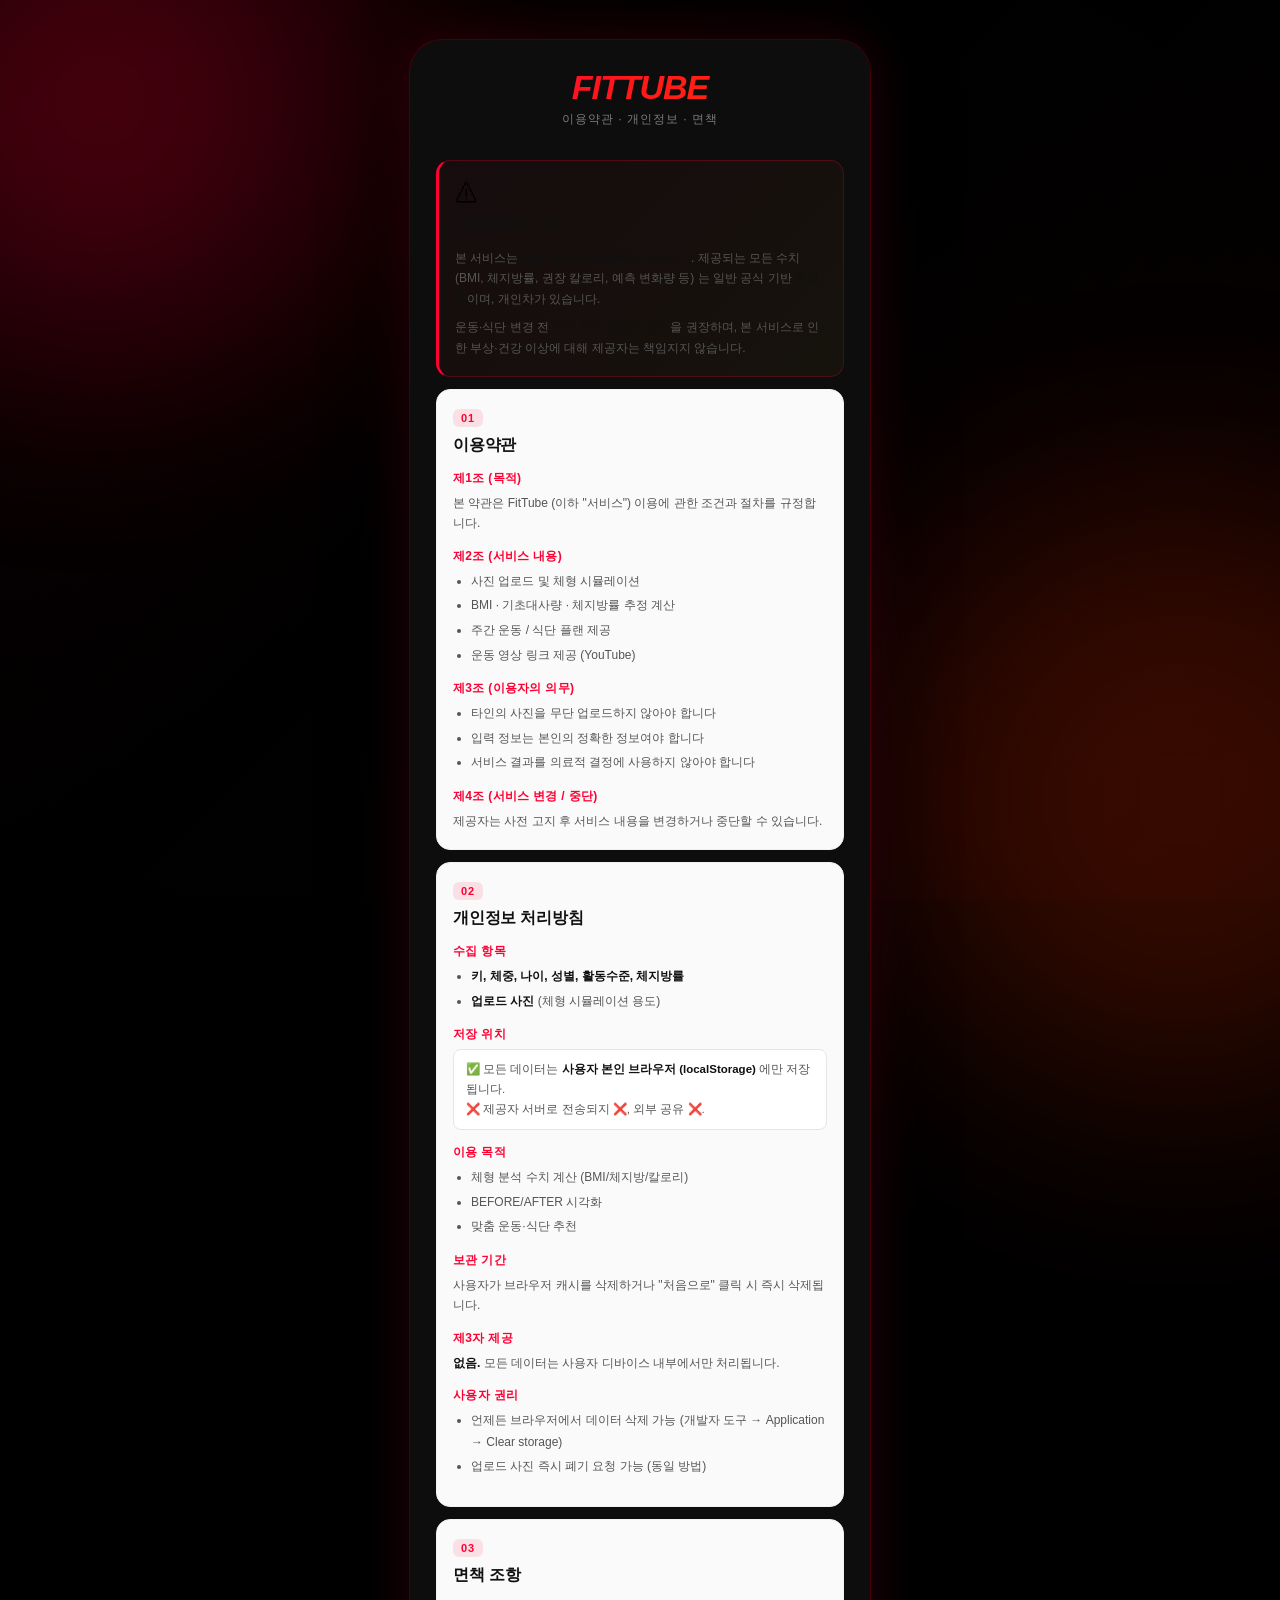
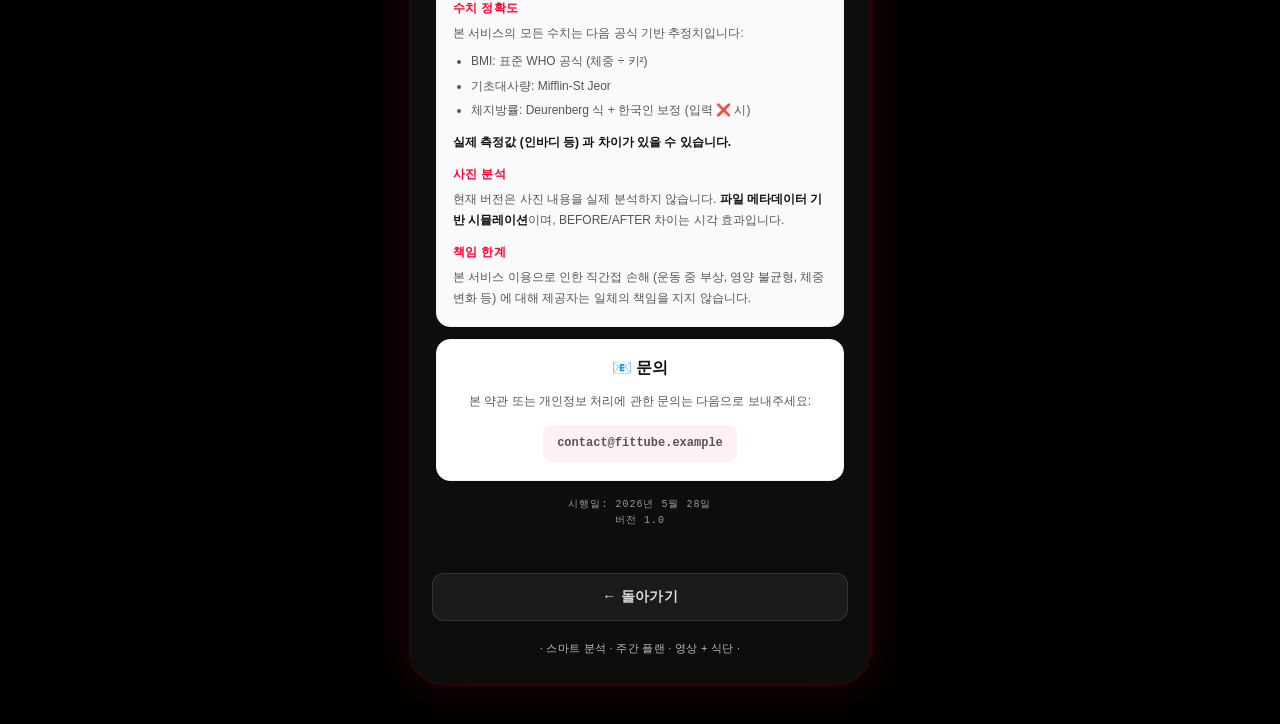
<file: terms.html>
<!DOCTYPE html>
<html lang="ko">
<head>
<meta charset="UTF-8">
<meta name="viewport" content="width=device-width, initial-scale=1.0">
<title>FitTube — 이용약관 · 개인정보 · 면책</title>
<link rel="manifest" href="manifest.json">
<meta name="theme-color" content="#ff0033">
<meta name="apple-mobile-web-app-capable" content="yes">
<meta name="apple-mobile-web-app-status-bar-style" content="black-translucent">
<meta name="apple-mobile-web-app-title" content="FitTube">
<link rel="icon" type="image/svg+xml" href="icon.svg">
<link rel="apple-touch-icon" href="icon.svg">
<link rel="stylesheet" href="style.css">
<link rel="stylesheet" href="shared.css">
</head>
<body>
  <div class="phone">
    <header class="header">
      <div class="logo">FitTube</div>
      <div class="subtitle">이용약관 · 개인정보 · 면책</div>
    </header>

    <section class="terms-section">

      <!-- 면책 (가장 중요) -->
      <article class="terms-block warning" id="면책">
        <div class="tb-icon">⚠</div>
        <h2 class="tb-title">의료 면책 고지</h2>
        <p>본 서비스는 <strong>의료 진단·치료 목적이 아닙니다</strong>. 제공되는 모든 수치 (BMI, 체지방률, 권장 칼로리, 예측 변화량 등) 는 일반 공식 기반 <strong>추정치</strong>이며, 개인차가 있습니다.</p>
        <p>운동·식단 변경 전 <strong>의사 또는 전문가 상담</strong>을 권장하며, 본 서비스로 인한 부상·건강 이상에 대해 제공자는 책임지지 않습니다.</p>
      </article>

      <!-- 이용약관 -->
      <article class="terms-block" id="이용약관">
        <div class="tb-num">01</div>
        <h2 class="tb-title">이용약관</h2>

        <h3>제1조 (목적)</h3>
        <p>본 약관은 FitTube (이하 "서비스") 이용에 관한 조건과 절차를 규정합니다.</p>

        <h3>제2조 (서비스 내용)</h3>
        <ul>
          <li>사진 업로드 및 체형 시뮬레이션</li>
          <li>BMI · 기초대사량 · 체지방률 추정 계산</li>
          <li>주간 운동 / 식단 플랜 제공</li>
          <li>운동 영상 링크 제공 (YouTube)</li>
        </ul>

        <h3>제3조 (이용자의 의무)</h3>
        <ul>
          <li>타인의 사진을 무단 업로드하지 않아야 합니다</li>
          <li>입력 정보는 본인의 정확한 정보여야 합니다</li>
          <li>서비스 결과를 의료적 결정에 사용하지 않아야 합니다</li>
        </ul>

        <h3>제4조 (서비스 변경 / 중단)</h3>
        <p>제공자는 사전 고지 후 서비스 내용을 변경하거나 중단할 수 있습니다.</p>
      </article>

      <!-- 개인정보 -->
      <article class="terms-block" id="개인정보">
        <div class="tb-num">02</div>
        <h2 class="tb-title">개인정보 처리방침</h2>

        <h3>수집 항목</h3>
        <ul>
          <li><strong>키, 체중, 나이, 성별, 활동수준, 체지방률</strong></li>
          <li><strong>업로드 사진</strong> (체형 시뮬레이션 용도)</li>
        </ul>

        <h3>저장 위치</h3>
        <p class="tb-highlight">
          ✅ 모든 데이터는 <strong>사용자 본인 브라우저 (localStorage)</strong> 에만 저장됩니다.<br>
          ❌ 제공자 서버로 전송되지 ❌, 외부 공유 ❌.
        </p>

        <h3>이용 목적</h3>
        <ul>
          <li>체형 분석 수치 계산 (BMI/체지방/칼로리)</li>
          <li>BEFORE/AFTER 시각화</li>
          <li>맞춤 운동·식단 추천</li>
        </ul>

        <h3>보관 기간</h3>
        <p>사용자가 브라우저 캐시를 삭제하거나 "처음으로" 클릭 시 즉시 삭제됩니다.</p>

        <h3>제3자 제공</h3>
        <p><strong>없음.</strong> 모든 데이터는 사용자 디바이스 내부에서만 처리됩니다.</p>

        <h3>사용자 권리</h3>
        <ul>
          <li>언제든 브라우저에서 데이터 삭제 가능 (개발자 도구 → Application → Clear storage)</li>
          <li>업로드 사진 즉시 폐기 요청 가능 (동일 방법)</li>
        </ul>
      </article>

      <!-- 면책 추가 -->
      <article class="terms-block">
        <div class="tb-num">03</div>
        <h2 class="tb-title">면책 조항</h2>

        <h3>수치 정확도</h3>
        <p>본 서비스의 모든 수치는 다음 공식 기반 추정치입니다:</p>
        <ul>
          <li>BMI: 표준 WHO 공식 (체중 ÷ 키²)</li>
          <li>기초대사량: Mifflin-St Jeor</li>
          <li>체지방률: Deurenberg 식 + 한국인 보정 (입력 ❌ 시)</li>
        </ul>
        <p><strong>실제 측정값 (인바디 등) 과 차이가 있을 수 있습니다.</strong></p>

        <h3>사진 분석</h3>
        <p>현재 버전은 사진 내용을 실제 분석하지 않습니다. <strong>파일 메타데이터 기반 시뮬레이션</strong>이며, BEFORE/AFTER 차이는 시각 효과입니다.</p>

        <h3>책임 한계</h3>
        <p>본 서비스 이용으로 인한 직간접 손해 (운동 중 부상, 영양 불균형, 체중 변화 등) 에 대해 제공자는 일체의 책임을 지지 않습니다.</p>
      </article>

      <!-- 문의 -->
      <article class="terms-block contact">
        <h2 class="tb-title">📧 문의</h2>
        <p>본 약관 또는 개인정보 처리에 관한 문의는 다음으로 보내주세요:</p>
        <p class="tb-email">contact@fittube.example</p>
      </article>

      <!-- 시행일 -->
      <p class="terms-footer">
        시행일: 2026년 5월 28일<br>
        버전 1.0
      </p>
    </section>

    <div class="page-actions">
      <button class="nav-btn nav-btn-prev" onclick="history.back()">← 돌아가기</button>
    </div>

    <div class="footer-hint">
      · 스마트 분석 · 주간 플랜 · 영상 + 식단 ·
    </div>
  </div>

  <div class="bg-photo"></div>
  <div class="bg-overlay"></div>
  <div class="bg-deco bg-1"></div>
  <div class="bg-deco bg-2"></div>
  <div class="bg-deco bg-3"></div>
  <div class="bg-grid"></div>

  <script src="shared.js"></script>
</body>
</html>
</file>
<file: style.css>
* { margin: 0; padding: 0; box-sizing: border-box; font-family: 'Pretendard', -apple-system, sans-serif; }

/* ===== 운동 타이머 ===== */
.workout-timer-wrap {
  background: rgba(255,255,255,0.04);
  border: 1px solid rgba(255,0,51,0.2);
  border-radius: 16px;
  padding: 16px;
  margin-bottom: 12px;
  text-align: center;
  transition: border-color 0.3s;
}
.workout-timer-wrap.running {
  border-color: rgba(255,0,51,0.6);
  box-shadow: 0 0 20px rgba(255,0,51,0.15);
}
.workout-timer-wrap.done {
  border-color: rgba(0,255,136,0.5);
  box-shadow: 0 0 20px rgba(0,255,136,0.1);
}
.wkt-display { margin-bottom: 12px; }
.wkt-time {
  display: block;
  font-size: 36px;
  font-weight: 900;
  color: #ff0033;
  font-family: 'Courier New', monospace;
  letter-spacing: 2px;
  line-height: 1;
}
.wkt-label {
  display: block;
  font-size: 12px;
  color: rgba(255,255,255,0.4);
  margin-top: 4px;
}
.wkt-btns { display: flex; gap: 8px; justify-content: center; }
.wkt-btn {
  display: inline-flex;
  align-items: center;
  gap: 4px;
  border: none;
  border-radius: 10px;
  padding: 8px 18px;
  font-size: 13px;
  font-weight: 800;
  cursor: pointer;
  font-family: inherit;
}
.wkt-btn.start  { background: #ff0033; color: #fff; }
.wkt-btn.start.restart { background: rgba(255,255,255,0.1); color: #fff; }
.wkt-btn.stop   { background: rgba(255,255,255,0.1); color: #fff; }
.wkt-btn.finish { background: #00ff88; color: #000; }

/* ===== 라이트 모드 ===== */
body.light-mode { background: #f0f0f0 !important; }
body.light-mode .phone { background: #fff !important; color: #111 !important; box-shadow: 0 4px 40px rgba(0,0,0,0.15) !important; }
body.light-mode .header { background: #fff !important; border-bottom: 1px solid #eee !important; }
body.light-mode .logo { color: #ff0033 !important; }
body.light-mode .subtitle { color: #666 !important; }
body.light-mode .tp-ex { background: #f8f8f8 !important; border: 1px solid #eee !important; }
body.light-mode .tp-ex-name { color: #111 !important; }
body.light-mode .tp-ex-desc { color: #666 !important; }
body.light-mode .attendance,
body.light-mode .home-wt-card { background: #f8f8f8 !important; border: 1px solid #eee !important; color: #111 !important; }
body.light-mode .att-cal-head { color: #999 !important; }
body.light-mode .att-cal-cell { color: #333 !important; }
body.light-mode .stats-card { background: #f8f8f8 !important; border: 1px solid #eee !important; }
body.light-mode .stats-label { color: #888 !important; }
body.light-mode .wt-hist-date { color: #888 !important; }
body.light-mode .wt-hist-kg { color: #111 !important; }
body.light-mode .bg-photo,
body.light-mode .bg-overlay { opacity: 0 !important; }

/* 테마 토글 버튼 */
.theme-toggle-btn {
  position: absolute;
  bottom: 10px;
  right: 10px;
  background: none;
  border: none;
  font-size: 18px;
  cursor: pointer;
  padding: 4px;
  line-height: 1;
}

/* ============================================
   이용약관 / 개인정보 / 면책 페이지
   ============================================ */
.terms-section {
  padding: 8px 4px 20px;
}

.terms-block {
  background: #fafafa;
  border: 1px solid #f0f0f5;
  border-radius: 14px;
  padding: 18px 16px;
  margin-bottom: 12px;
  position: relative;
}

.terms-block.warning {
  background: linear-gradient(135deg, rgba(255, 0, 51, 0.04) 0%, rgba(255, 165, 0, 0.04) 100%);
  border: 1px solid rgba(255, 0, 51, 0.25);
  border-left: 3px solid #ff0033;
}

.terms-block.contact {
  background: #fff;
  text-align: center;
}

.tb-icon {
  font-size: 24px;
  margin-bottom: 8px;
}

.tb-num {
  display: inline-block;
  font-size: 11px;
  font-weight: 800;
  color: #ff0033;
  background: rgba(255, 0, 51, 0.1);
  padding: 3px 8px;
  border-radius: 6px;
  letter-spacing: 1px;
  margin-bottom: 8px;
}

.tb-title {
  font-size: 16px;
  font-weight: 800;
  color: #111;
  margin-bottom: 12px;
  letter-spacing: -0.2px;
}

.terms-block h3 {
  font-size: 12px;
  font-weight: 800;
  color: #ff0033;
  margin: 14px 0 6px;
  letter-spacing: 0.3px;
}

.terms-block p {
  font-size: 12px;
  line-height: 1.7;
  color: #555;
  margin-bottom: 8px;
}

.terms-block p:last-child {
  margin-bottom: 0;
}

.terms-block ul {
  margin: 4px 0 10px 18px;
  font-size: 12px;
  line-height: 1.8;
  color: #555;
}

.terms-block li {
  margin-bottom: 3px;
}

.terms-block strong {
  color: #111;
  font-weight: 800;
}

.tb-highlight {
  background: #fff;
  border: 1px solid #e5e5ea;
  border-radius: 8px;
  padding: 10px 12px;
  font-size: 11.5px !important;
  line-height: 1.7 !important;
}

.tb-email {
  font-family: 'Courier New', monospace;
  font-size: 13px;
  font-weight: 700;
  color: #ff0033;
  background: rgba(255, 0, 51, 0.06);
  padding: 8px 14px;
  border-radius: 8px;
  display: inline-block;
  margin-top: 6px;
}

.terms-footer {
  text-align: center;
  font-size: 10px;
  color: #999;
  margin-top: 16px;
  letter-spacing: 1px;
  font-family: 'Courier New', monospace;
  line-height: 1.6;
}

/* 푸터 약관 링크 (3페이지 공통) */
.terms-link {
  font-size: 10px;
  color: #999;
  text-decoration: none;
  margin: 0 6px;
  letter-spacing: 0.3px;
}

.terms-link:hover {
  color: #ff0033;
  text-decoration: underline;
}

body {
  min-height: 100vh;
  background: #000;
  display: flex;
  justify-content: center;
  align-items: flex-start;
  padding: 40px 20px;
  position: relative;
  overflow-x: hidden;
}

/* Background — 실사 헬스장 사진 (어둔 톤 + 살짝 블러) */
.bg-photo {
  position: fixed;
  inset: 0;
  background-image: url('https://images.unsplash.com/photo-1534438327276-14e5300c3a48?w=1920&q=80');
  background-size: cover;
  background-position: center;
  filter: brightness(0.28) contrast(1.15) saturate(0.7) blur(1.5px);
  z-index: 0;
  animation: photoKenBurns 30s ease-in-out infinite alternate;
}

@keyframes photoKenBurns {
  0%   { transform: scale(1.02) translate(0, 0); }
  100% { transform: scale(1.08) translate(-1.5%, -1%); }
}

/* 다크 오버레이 + 빨강 그라데이션 */
.bg-overlay {
  position: fixed;
  inset: 0;
  background:
    radial-gradient(ellipse at center, rgba(0,0,0,0.35) 0%, rgba(0,0,0,0.88) 100%),
    linear-gradient(135deg, rgba(255, 0, 51, 0.18) 0%, transparent 45%, rgba(255, 51, 0, 0.12) 100%);
  z-index: 0;
  pointer-events: none;
}

/* 기존 SVG 장비 — 완전 제거 (HTML 에서도 삭제됨) */
.gym-item { display: none !important; }

/* ============================================
   떠있는 데이터 카드 (Whoop / Apple Fitness+ 톤)
   ============================================ */
.float-stat {
  position: fixed;
  z-index: 1;
  background: rgba(20, 20, 26, 0.75);
  backdrop-filter: blur(16px);
  -webkit-backdrop-filter: blur(16px);
  border: 1px solid rgba(255, 255, 255, 0.08);
  border-radius: 16px;
  padding: 14px 16px;
  min-width: 170px;
  max-width: 200px;
  color: #fff;
  font-family: 'Pretendard', -apple-system, sans-serif;
  box-shadow:
    0 20px 50px rgba(0, 0, 0, 0.5),
    0 0 0 1px rgba(255, 255, 255, 0.03) inset;
  animation: fsFloat 8s ease-in-out infinite;
  pointer-events: none;
}

/* 위치 — 좌측 3개 / 우측 3개 (데스크탑) */
.fs-1 { top: 8%;  left: 3%;  animation-delay: 0s; }
.fs-2 { top: 38%; left: 2%;  animation-delay: 1.5s; }
.fs-3 { top: 68%; left: 3%;  animation-delay: 3s; }
.fs-4 { top: 8%;  right: 3%; animation-delay: 0.7s; }
.fs-5 { top: 38%; right: 2%; animation-delay: 2.2s; }
.fs-6 { top: 68%; right: 3%; animation-delay: 3.7s; }

@keyframes fsFloat {
  0%, 100% { transform: translateY(0); }
  50%      { transform: translateY(-8px); }
}

/* 헤더 — 도트 + 라벨 */
.fs-head {
  display: flex;
  align-items: center;
  gap: 6px;
  margin-bottom: 8px;
}

.fs-dot {
  width: 6px;
  height: 6px;
  border-radius: 50%;
  display: inline-block;
  flex-shrink: 0;
}
.fs-dot-red   { background: #ff0033; box-shadow: 0 0 8px #ff0033; }
.fs-dot-cyan  { background: #00d4ff; box-shadow: 0 0 8px #00d4ff; }
.fs-dot-green { background: #00ff88; box-shadow: 0 0 8px #00ff88; }

.fs-streak {
  font-size: 14px;
  filter: drop-shadow(0 0 6px rgba(255, 165, 0, 0.6));
}

.fs-label {
  font-size: 9px;
  font-weight: 800;
  letter-spacing: 1.5px;
  color: rgba(255, 255, 255, 0.55);
  text-transform: uppercase;
  font-family: 'Courier New', monospace;
}

/* 큰 숫자 */
.fs-big {
  font-size: 28px;
  font-weight: 900;
  letter-spacing: -1px;
  color: #fff;
  line-height: 1;
  margin: 6px 0 4px;
  display: flex;
  align-items: baseline;
  gap: 4px;
}

.fs-big span {
  font-size: 11px;
  font-weight: 700;
  color: rgba(255, 255, 255, 0.4);
  letter-spacing: 0.5px;
}

.fs-trend {
  color: #00ff88 !important;
  font-size: 16px !important;
  font-weight: 900 !important;
  text-shadow: 0 0 8px rgba(0, 255, 136, 0.5);
}

.fs-sub {
  font-size: 9px;
  font-weight: 700;
  letter-spacing: 1px;
  color: rgba(255, 255, 255, 0.45);
  font-family: 'Courier New', monospace;
  margin-top: 4px;
}

/* 도넛 게이지 */
.fs-ring {
  position: relative;
  width: 90px;
  height: 90px;
  margin: 4px auto;
}

.fs-ring svg { width: 100%; height: 100%; }

.fs-ring-bg {
  fill: none;
  stroke: rgba(255, 255, 255, 0.08);
  stroke-width: 8;
}

.fs-ring-fill {
  fill: none;
  stroke: #ff0033;
  stroke-width: 8;
  stroke-linecap: round;
  filter: drop-shadow(0 0 6px rgba(255, 0, 51, 0.6));
  transition: stroke-dasharray 1.2s ease-out;
}

.fs-ring-cyan {
  stroke: #00d4ff;
  filter: drop-shadow(0 0 6px rgba(0, 212, 255, 0.6));
}

.fs-ring-val {
  position: absolute;
  top: 50%;
  left: 50%;
  transform: translate(-50%, -50%);
  font-size: 22px;
  font-weight: 900;
  color: #fff;
  letter-spacing: -1px;
}

.fs-ring-val span {
  font-size: 10px;
  font-weight: 700;
  color: rgba(255, 255, 255, 0.4);
  margin-left: 1px;
}

/* 스파크라인 (심박수) */
.fs-spark {
  width: 100%;
  height: 28px;
  margin-top: 4px;
}

.fs-spark polyline {
  fill: none;
  stroke: #00d4ff;
  stroke-width: 1.5;
  stroke-linecap: round;
  stroke-linejoin: round;
  filter: drop-shadow(0 0 4px rgba(0, 212, 255, 0.5));
}

/* 주간 막대 */
.fs-bars {
  display: flex;
  align-items: flex-end;
  justify-content: space-between;
  gap: 3px;
  height: 50px;
  margin: 6px 0;
}

.fs-bars span {
  flex: 1;
  height: var(--h);
  background: linear-gradient(180deg, #00ff88 0%, #00b366 100%);
  border-radius: 2px;
  box-shadow: 0 0 6px rgba(0, 255, 136, 0.4);
  animation: fsBarRise 0.8s ease-out backwards;
}

.fs-bars span:nth-child(1) { animation-delay: 0.1s; }
.fs-bars span:nth-child(2) { animation-delay: 0.2s; }
.fs-bars span:nth-child(3) { animation-delay: 0.3s; }
.fs-bars span:nth-child(4) { animation-delay: 0.4s; }
.fs-bars span:nth-child(5) { animation-delay: 0.5s; }
.fs-bars span:nth-child(6) { animation-delay: 0.6s; }
.fs-bars span:nth-child(7) { animation-delay: 0.7s; }

@keyframes fsBarRise {
  from { height: 0; opacity: 0; }
  to   { height: var(--h); opacity: 1; }
}

/* 데스크탑 only — 1100px 미만 숨김 */
@media (max-width: 1100px) {
  .float-stat { display: none; }
}

.bg-deco { position: fixed; border-radius: 50%; filter: blur(120px); z-index: 0; pointer-events: none; }
.bg-1 {
  width: 500px;
  height: 500px;
  background: #ff0033;
  top: -150px;
  left: -150px;
  opacity: 0.25;
}
.bg-2 {
  width: 600px;
  height: 600px;
  background: #ff3300;
  bottom: -200px;
  right: -200px;
  opacity: 0.2;
}

/* Big typography */
.bg-typo {
  position: fixed;
  font-size: 110px;
  font-weight: 900;
  line-height: 0.9;
  letter-spacing: -4px;
  color: #fff;
  font-style: italic;
  text-transform: uppercase;
  z-index: 1;
  pointer-events: none;
  user-select: none;
  text-shadow: 0 4px 30px rgba(0,0,0,0.8);
  opacity: 0.95;
}
.bg-typo-top {
  top: 8%;
  left: 5%;
}
.bg-typo-bottom {
  bottom: 8%;
  right: 5%;
  text-align: right;
}
.typo-outline {
  color: transparent;
  -webkit-text-stroke: 2px rgba(255, 0, 51, 0.8);
}

/* Floating stat cards */
.float-card {
  position: fixed;
  z-index: 1;
  background: rgba(20, 20, 24, 0.7);
  backdrop-filter: blur(20px);
  border: 1px solid rgba(255,255,255,0.08);
  border-radius: 16px;
  padding: 14px 18px;
  color: #fff;
  min-width: 160px;
  box-shadow: 0 20px 50px rgba(0,0,0,0.5);
}
.fc-label {
  font-size: 10px;
  font-weight: 700;
  color: rgba(255,255,255,0.5);
  letter-spacing: 1px;
  text-transform: uppercase;
  margin-bottom: 6px;
}
.fc-value {
  font-size: 26px;
  font-weight: 900;
  letter-spacing: -1px;
  color: #fff;
  line-height: 1;
}
.fc-unit {
  font-size: 13px;
  font-weight: 700;
  color: rgba(255,255,255,0.5);
  margin-left: 3px;
}
.fc-trend {
  font-size: 11px;
  font-weight: 700;
  color: #ff0033;
  margin-top: 6px;
}

.stat-1 { top: 25%; left: 3%; }
.stat-2 { top: 55%; left: 3%; }
.stat-3 { top: 25%; right: 3%; }
.stat-4 { top: 55%; right: 3%; }

@media (max-width: 1400px) {
  .float-card { display: none; }
}
@media (max-width: 1100px) {
  .bg-typo { font-size: 70px; opacity: 0.4; }
}

/* ============================================
   티커 — 헤더 아래 흘러가는 문구
   ============================================ */
/* PWA 설치 유도 배너 */
.pwa-banner {
  display: flex;
  align-items: center;
  gap: 8px;
  background: linear-gradient(135deg, rgba(0,212,255,0.12), rgba(0,255,136,0.08));
  border-bottom: 1px solid rgba(0,212,255,0.2);
  padding: 10px 16px;
  font-size: 12px;
  color: #fff;
}
.pwa-banner-icon { font-size: 16px; flex-shrink: 0; }
.pwa-banner-text { flex: 1; opacity: 0.85; }
.pwa-install-btn {
  background: #00d4ff;
  color: #000;
  border: none;
  border-radius: 8px;
  padding: 5px 12px;
  font-size: 11px;
  font-weight: 800;
  cursor: pointer;
  white-space: nowrap;
}
.pwa-banner-close {
  background: none;
  border: none;
  color: rgba(255,255,255,0.4);
  font-size: 18px;
  cursor: pointer;
  padding: 0;
  line-height: 1;
  flex-shrink: 0;
}
.pwa-banner-close:hover { color: #fff; }

.ticker-wrap {
  overflow: hidden;
  background: #111;
  border-top: 1px solid rgba(255, 0, 51, 0.25);
  border-bottom: 1px solid rgba(255, 0, 51, 0.25);
  padding: 7px 0;
  margin: 0 -22px 16px;
}

.ticker-track {
  display: flex;
  gap: 0;
  white-space: nowrap;
  animation: tickerScroll 18s linear infinite;
}

.ticker-track span {
  display: inline-block;
  padding: 0 28px;
  font-size: 11px;
  font-weight: 800;
  letter-spacing: 1.2px;
  color: rgba(255, 255, 255, 0.75);
  text-transform: uppercase;
  font-family: 'Courier New', monospace;
}

.ticker-track span:nth-child(odd) {
  color: #ff0033;
}

@keyframes tickerScroll {
  0%   { transform: translateX(0); }
  100% { transform: translateX(-50%); }
}

/* ============================================
   홈 대시보드 — 3카드 레이아웃
   ============================================ */
.home-dashboard {
  display: flex;
  flex-direction: column;
  gap: 12px;
  margin-bottom: 20px;
}

/* 오늘 추천 슬롯 — 꽉 차게 */
.home-today-slot {
  width: 100%;
}
.home-today-slot .today-pick {
  margin-bottom: 0;
}

/* 출석 + 체중 나란히 */
.home-row {
  display: grid;
  grid-template-columns: 1fr 1fr;
  gap: 12px;
  align-items: start;
}

.home-att-slot .attendance {
  margin-bottom: 0;
  height: 100%;
}

/* 체중 카드 */
.home-wt-card {
  background: linear-gradient(160deg, #161620 0%, #0e0e16 100%);
  border: 1px solid rgba(255, 255, 255, 0.06);
  border-radius: 18px;
  padding: 14px 12px;
}
.home-wt-head {
  display: flex;
  align-items: baseline;
  justify-content: space-between;
  margin-bottom: 10px;
}
.home-wt-label {
  font-size: 9px;
  font-weight: 800;
  letter-spacing: 1.5px;
  color: rgba(255, 255, 255, 0.5);
  font-family: 'Courier New', monospace;
}
.home-wt-latest {
  font-size: 20px;
  font-weight: 900;
  color: #ff0033;
  letter-spacing: -0.5px;
}

/* Phone */
.phone {
  width: 460px;
  background: #0d0d0d;
  border-radius: 32px;
  padding: 28px 22px;
  overflow: hidden;
  box-shadow:
    0 0 0 1px rgba(255, 0, 51, 0.2),
    0 0 50px rgba(255, 0, 51, 0.15),
    0 30px 80px rgba(0, 0, 0, 0.8);
  position: relative;
  z-index: 2;
}

/* Header */
.header { text-align: center; margin-bottom: 24px; position: relative; }

/* 내 프로필 버튼 — 헤더 좌상단 */
.profile-btn {
  position: absolute;
  top: 0;
  left: 0;
  display: flex;
  align-items: center;
  gap: 4px;
  background: rgba(255,255,255,0.07);
  border: 1px solid rgba(255,255,255,0.12);
  border-radius: 999px;
  padding: 6px 12px 6px 10px;
  font-size: 11px;
  font-weight: 700;
  color: rgba(255,255,255,0.6);
  cursor: pointer;
  font-family: inherit;
  transition: all 0.2s;
}
.profile-btn svg { width: 13px; height: 13px; }
.profile-btn:hover {
  background: rgba(255,255,255,0.12);
  color: #ff0033;
  border-color: rgba(255, 0, 51, 0.3);
}

/* 로그아웃 버튼 — 헤더 우상단 작게 */
.logout-btn {
  position: absolute;
  top: 0;
  right: 0;
  display: flex;
  align-items: center;
  gap: 4px;
  background: rgba(255,255,255,0.07);
  border: 1px solid rgba(255,255,255,0.12);
  border-radius: 999px;
  padding: 6px 12px 6px 10px;
  font-size: 11px;
  font-weight: 700;
  color: rgba(255,255,255,0.6);
  cursor: pointer;
  font-family: inherit;
  transition: all 0.2s;
}
.logout-btn svg {
  width: 13px;
  height: 13px;
}
.logout-btn:hover {
  background: rgba(255,255,255,0.12);
  color: #ff0033;
  border-color: rgba(255, 0, 51, 0.3);
}
.logo {
  font-size: 34px;
  font-weight: 900;
  letter-spacing: -1px;
  background: linear-gradient(135deg, #ff0033 0%, #ff3300 100%);
  -webkit-background-clip: text;
  -webkit-text-fill-color: transparent;
  text-transform: uppercase;
  font-style: italic;
}
.subtitle { font-size: 12px; color: rgba(255,255,255,0.45); margin-top: 4px; letter-spacing: 1px; }

/* ============================================
   데스크탑 전용 — 왼쪽 상단 떠있는 streak 카드
   (폰/태블릿에선 숨김 → 메인의 .attendance 위젯이 대신)
   ============================================ */
/* 왼쪽 컬럼 — streak 카드 + 캘린더 세로로 쌓기 (데스크탑 전용) */
.att-left-col {
  position: fixed;
  top: 40px;
  left: 3%;
  z-index: 1;
  width: 300px;
  display: flex;
  flex-direction: column;
  gap: 12px;
  transition: top 0.1s linear;
}

/* 캘린더 카드 */
.side-cal-card {
  background: rgba(20, 20, 26, 0.78);
  backdrop-filter: blur(16px);
  -webkit-backdrop-filter: blur(16px);
  border: 1px solid rgba(255, 255, 255, 0.08);
  border-radius: 16px;
  padding: 16px 18px;
  color: #fff;
  box-shadow: 0 20px 50px rgba(0, 0, 0, 0.5);
}
.side-cal-head {
  display: flex;
  align-items: center;
  justify-content: space-between;
  margin-bottom: 12px;
}
.side-cal-label {
  font-size: 13px;
  font-weight: 900;
  color: #fff;
}
.side-cal-legend {
  display: flex;
  align-items: center;
  gap: 5px;
  font-size: 10px;
  color: rgba(255,255,255,0.45);
  font-weight: 600;
}
.side-cal-dot {
  width: 8px;
  height: 8px;
  border-radius: 50%;
  background: #ff0033;
  box-shadow: 0 0 6px rgba(255,0,51,0.7);
}

/* 동기부여 카드 */
.side-motivation {
  background: linear-gradient(135deg, rgba(255,0,51,0.15) 0%, rgba(20,20,26,0.9) 100%);
  backdrop-filter: blur(16px);
  -webkit-backdrop-filter: blur(16px);
  border: 1px solid rgba(255, 0, 51, 0.25);
  border-radius: 16px;
  padding: 20px 18px;
  box-shadow: 0 20px 50px rgba(0, 0, 0, 0.5);
  text-align: center;
}
.sm-quote {
  font-size: 20px;
  font-weight: 900;
  color: #ff0033;
  letter-spacing: 2px;
  font-style: italic;
  margin-bottom: 8px;
  text-shadow: 0 0 20px rgba(255,0,51,0.4);
}
.sm-sub {
  font-size: 12px;
  color: rgba(255,255,255,0.6);
  font-weight: 600;
  margin-bottom: 14px;
  line-height: 1.5;
}
.sm-tags {
  display: flex;
  gap: 6px;
  justify-content: center;
  flex-wrap: wrap;
}
.sm-tags span {
  font-size: 10px;
  font-weight: 700;
  color: rgba(255,255,255,0.5);
  background: rgba(255,255,255,0.06);
  border: 1px solid rgba(255,255,255,0.1);
  padding: 4px 10px;
  border-radius: 999px;
  letter-spacing: 0.3px;
}

/* 앱 소개 텍스트 카드 */
.side-app-info {
  background: rgba(20, 20, 26, 0.78);
  backdrop-filter: blur(16px);
  -webkit-backdrop-filter: blur(16px);
  border: 1px solid rgba(255, 255, 255, 0.08);
  border-radius: 16px;
  padding: 16px 18px;
  display: grid;
  grid-template-columns: auto 1fr;
  gap: 8px 14px;
  align-items: center;
  box-shadow: 0 20px 50px rgba(0, 0, 0, 0.5);
}
.sai-num {
  font-size: 10px;
  font-weight: 900;
  color: #ff0033;
  letter-spacing: 1px;
  font-family: 'Courier New', monospace;
}
.sai-text {
  font-size: 12px;
  font-weight: 600;
  color: rgba(255,255,255,0.65);
}

.att-float {
  background: rgba(20, 20, 26, 0.78);
  backdrop-filter: blur(16px);
  -webkit-backdrop-filter: blur(16px);
  border: 1px solid rgba(255, 255, 255, 0.08);
  border-radius: 16px;
  padding: 16px 18px;
  color: #fff;
  box-shadow: 0 20px 50px rgba(0, 0, 0, 0.5);
}

.att-float-head {
  display: flex;
  align-items: center;
  gap: 6px;
  margin-bottom: 10px;
}
.att-float-fire {
  font-size: 14px;
  filter: drop-shadow(0 0 6px rgba(255, 120, 0, 0.6));
}
.att-float-label {
  font-size: 9px;
  font-weight: 800;
  letter-spacing: 1.5px;
  color: rgba(255, 255, 255, 0.55);
  font-family: 'Courier New', monospace;
}
.att-float-num {
  display: flex;
  align-items: baseline;
  gap: 5px;
  margin-bottom: 4px;
}
.att-float-num > span:first-child {
  font-size: 34px;
  font-weight: 900;
  color: #ff0033;
  letter-spacing: -1px;
  line-height: 1;
  text-shadow: 0 0 14px rgba(255, 0, 51, 0.4);
}
.att-float-unit {
  font-size: 12px;
  font-weight: 700;
  color: rgba(255, 255, 255, 0.5);
}
.att-float-sub {
  font-size: 10px;
  font-weight: 700;
  letter-spacing: 0.5px;
  color: rgba(255, 255, 255, 0.45);
  font-family: 'Courier New', monospace;
}

/* 데스크탑에선 왼쪽 컬럼 안에 있으므로 메인용 마진 제거 */
.att-left-col .attendance {
  margin-bottom: 0;
}

/* 데스크탑 — streak 카드(att-float)가 이미 연속일수를 보여주므로
   캘린더 위젯 상단 줄은 중복 → 숨김 (폰에선 카드가 없으니 그대로 표시) */
.att-left-col .attendance .att-top {
  display: none;
}

/* 폰/태블릿 (1100px 미만) — 왼쪽 컬럼 자체를 숨김.
   대신 .attendance 가 메인(.phone) 안으로 다시 들어가야 함 → JS로 이동 */
@media (max-width: 1100px) {
  .att-left-col { display: none; }
}

/* ============================================
   오른쪽 컬럼 — 체중 + 운동리스트 세로로 묶음 (왼쪽 컬럼과 대칭)
   ============================================ */
.wt-right-col {
  position: fixed;
  top: 40px;
  right: 3%;
  z-index: 1;
  width: 300px;
  display: flex;
  flex-direction: column;
  gap: 12px;
  transition: top 0.1s linear;
}
@media (max-width: 1100px) {
  .wt-right-col { display: none; }   /* 폰에선 메인 슬롯으로 */
}

/* 컨테이너 안에선 흐름대로 (개별 fixed 해제) */
.wt-right-col .ml-float {
  width: 100%;
}

.ml-card {
  background: rgba(20, 20, 26, 0.78);
  backdrop-filter: blur(16px);
  -webkit-backdrop-filter: blur(16px);
  border: 1px solid rgba(255, 255, 255, 0.08);
  border-radius: 16px;
  padding: 16px 18px;
  color: #fff;
  box-shadow: 0 20px 50px rgba(0, 0, 0, 0.5);
}
/* 폰(메인 슬롯)에선 메인 톤에 맞춰 살짝 다르게 */
#mlMobileSlot .ml-card {
  background: linear-gradient(160deg, #161620 0%, #0e0e16 100%);
  margin-bottom: 24px;
}

.ml-head {
  display: flex;
  align-items: baseline;
  justify-content: space-between;
  margin-bottom: 12px;
}
.ml-title { font-size: 13px; font-weight: 800; color: #fff; }
.ml-count {
  font-size: 11px;
  font-weight: 700;
  color: rgba(255, 255, 255, 0.5);
  background: rgba(255, 255, 255, 0.05);
  padding: 3px 9px;
  border-radius: 999px;
}

.ml-items { list-style: none; display: flex; flex-direction: column; gap: 5px; }
.ml-item {
  display: flex;
  align-items: center;
  gap: 8px;
  padding: 8px 10px;
  background: rgba(255, 255, 255, 0.03);
  border-radius: 9px;
}
.ml-info { flex: 1; display: flex; flex-direction: column; gap: 2px; min-width: 0; }
.ml-setinfo {
  font-size: 10px;
  color: #00d4ff;
  font-weight: 700;
  cursor: pointer;
}
.ml-setinfo-empty {
  font-size: 10px;
  color: rgba(255,255,255,0.25);
  cursor: pointer;
}
.ml-setinfo-empty:hover, .ml-setinfo:hover { opacity: 0.7; }

/* 세트/횟수 편집 팝업 */
.set-editor-popup {
  position: fixed;
  bottom: 20px;
  left: 50%;
  transform: translateX(-50%);
  z-index: 9999;
  background: #1a1a1a;
  border: 1px solid rgba(255,0,51,0.3);
  border-radius: 16px;
  padding: 16px;
  width: 260px;
  box-shadow: 0 8px 32px rgba(0,0,0,0.6);
  animation: fadeInUp 0.2s ease;
}
.set-editor-head {
  display: flex;
  align-items: center;
  justify-content: space-between;
  margin-bottom: 12px;
}
.set-editor-title { font-size: 13px; font-weight: 700; color: #fff; }
.set-editor-close {
  background: none; border: none;
  color: rgba(255,255,255,0.4); font-size: 18px; cursor: pointer; padding: 0;
}
.set-editor-row {
  display: flex;
  align-items: center;
  gap: 10px;
  margin-bottom: 10px;
}
.set-editor-label { font-size: 12px; color: rgba(255,255,255,0.5); width: 30px; }
.set-editor-input {
  flex: 1;
  background: rgba(255,255,255,0.08);
  border: 1px solid rgba(255,255,255,0.15);
  border-radius: 8px;
  color: #fff;
  font-size: 14px;
  font-weight: 700;
  padding: 6px 10px;
  font-family: inherit;
  text-align: center;
}
.set-editor-input:focus { outline: none; border-color: #ff0033; }
.set-editor-save {
  width: 100%;
  background: #ff0033;
  color: #fff;
  border: none;
  border-radius: 10px;
  padding: 9px;
  font-size: 13px;
  font-weight: 800;
  cursor: pointer;
  font-family: inherit;
}
.ml-check {
  width: 20px;
  height: 20px;
  flex-shrink: 0;
  border-radius: 6px;
  border: 1.5px solid rgba(255, 255, 255, 0.2);
  background: rgba(255,255,255,0.04);
  color: #00ff88;
  font-size: 12px;
  font-weight: 900;
  cursor: pointer;
  display: flex;
  align-items: center;
  justify-content: center;
  padding: 0;
  transition: all 0.2s;
}
.ml-item.done .ml-check {
  background: rgba(0,255,136,0.15);
  border-color: rgba(0,255,136,0.4);
}
.ml-item.done .ml-check {
  background: linear-gradient(135deg, #00b366 0%, #009955 100%);
  border-color: transparent;
}
.ml-name {
  flex: 1;
  font-size: 12px;
  font-weight: 600;
  color: rgba(255, 255, 255, 0.85);
  word-break: break-all;
}
.ml-item.done .ml-name {
  text-decoration: line-through;
  color: rgba(255, 255, 255, 0.4);
}
.ml-del {
  width: 18px;
  height: 18px;
  flex-shrink: 0;
  border: none;
  background: transparent;
  color: rgba(255, 255, 255, 0.35);
  font-size: 16px;
  line-height: 1;
  cursor: pointer;
  padding: 0;
}
.ml-del:hover { color: #ff0033; }

.ml-empty {
  font-size: 11px;
  color: rgba(255, 255, 255, 0.4);
  text-align: center;
  padding: 14px 4px;
  line-height: 1.5;
}

/* 부위별 운동 골라 담기 (초보자용) */
.ml-browse-btn {
  width: 100%;
  display: flex;
  align-items: center;
  justify-content: space-between;
  background: rgba(255, 0, 51, 0.08);
  border: 1px solid rgba(255, 0, 51, 0.2);
  border-radius: 9px;
  padding: 9px 12px;
  margin-bottom: 8px;
  font-size: 11.5px;
  font-weight: 700;
  color: #ff5e6e;
  cursor: pointer;
  font-family: inherit;
}
.ml-browse-btn:hover { background: rgba(255, 0, 51, 0.14); }
.ml-browse-arrow { font-size: 10px; }

.ml-browse {
  max-height: 280px;
  overflow-y: auto;
  margin-bottom: 8px;
  padding-right: 2px;
}
.ml-group { margin-bottom: 10px; }
.ml-group-head {
  font-size: 11px;
  font-weight: 800;
  color: rgba(255, 255, 255, 0.7);
  padding: 4px 2px;
  position: sticky;
  top: 0;
  background: rgba(20, 20, 26, 0.95);
}
.ml-suggest {
  display: flex;
  align-items: center;
  gap: 8px;
  padding: 7px 9px;
  border-radius: 8px;
  cursor: pointer;
  transition: background 0.15s;
}
.ml-suggest:hover { background: rgba(255, 255, 255, 0.05); }
.ml-suggest.added { background: rgba(0, 179, 102, 0.15); }
.ml-suggest-text { flex: 1; display: flex; flex-direction: column; gap: 1px; }
.ml-suggest-name {
  font-size: 12px;
  font-weight: 700;
  color: rgba(255, 255, 255, 0.9);
}
.ml-suggest-desc {
  font-size: 10px;
  color: rgba(255, 255, 255, 0.4);
}
.ml-suggest-plus {
  width: 20px;
  height: 20px;
  flex-shrink: 0;
  border-radius: 50%;
  background: rgba(255, 0, 51, 0.15);
  color: #ff5e6e;
  font-size: 14px;
  font-weight: 900;
  display: flex;
  align-items: center;
  justify-content: center;
}
.ml-suggest.added .ml-suggest-plus {
  background: #00b366;
  color: #fff;
}

/* ============================================
   체중 그래프 — 오른쪽 떠있는 카드 (데스크탑 전용)
   ============================================ */
.wt-float {
  width: 100%;
  background: rgba(20, 20, 26, 0.78);
  backdrop-filter: blur(16px);
  -webkit-backdrop-filter: blur(16px);
  border: 1px solid rgba(255, 255, 255, 0.08);
  border-radius: 16px;
  padding: 16px 18px;
  color: #fff;
  box-shadow: 0 20px 50px rgba(0, 0, 0, 0.5);
}
.wt-float-head {
  display: flex;
  align-items: baseline;
  justify-content: space-between;
  margin-bottom: 10px;
}
.wt-float-label {
  font-size: 9px;
  font-weight: 800;
  letter-spacing: 1.5px;
  color: rgba(255, 255, 255, 0.55);
  font-family: 'Courier New', monospace;
}
.wt-float-latest {
  font-size: 18px;
  font-weight: 900;
  color: #ff0033;
  letter-spacing: -0.5px;
}
.wt-float-foot {
  font-size: 10px;
  font-weight: 700;
  color: rgba(255, 255, 255, 0.45);
  font-family: 'Courier New', monospace;
  margin-top: 8px;
  text-align: right;
}
.wt-empty-mini {
  min-height: 70px;
  display: flex;
  align-items: center;
  justify-content: center;
  text-align: center;
  line-height: 1.6;
  padding: 10px;
  font-size: 11px;
  color: rgba(255, 255, 255, 0.45);
}

/* 폰/태블릿에선 오른쪽 카드 숨김 → 메인 체중 섹션이 대신 */
@media (max-width: 1100px) {
  .wt-float { display: none; }
}

/* ============================================
   체중 기록 섹션 (메인 — 입력 + 폰용 그래프)
   ============================================ */
.wt-section {
  background: linear-gradient(160deg, #161620 0%, #0e0e16 100%);
  border: 1px solid rgba(255, 255, 255, 0.06);
  border-radius: 18px;
  padding: 16px 14px;
  margin-bottom: 24px;
}
.wt-head {
  display: flex;
  align-items: baseline;
  justify-content: space-between;
  margin-bottom: 12px;
}
.wt-title {
  font-size: 13px;
  font-weight: 800;
  color: #fff;
}
.wt-latest {
  font-size: 18px;
  font-weight: 900;
  color: #ff0033;
  letter-spacing: -0.5px;
}
.wt-input-row {
  display: flex;
  gap: 8px;
  margin-bottom: 12px;
}
.wt-input {
  flex: 1;
  background: rgba(255, 255, 255, 0.05);
  border: 1px solid rgba(255, 255, 255, 0.1);
  border-radius: 10px;
  padding: 11px 13px;
  font-size: 14px;
  color: #fff;
  font-family: inherit;
  outline: none;
}
.wt-input::placeholder { color: rgba(255, 255, 255, 0.3); }
.wt-input:focus { border-color: rgba(255, 0, 51, 0.5); }
.wt-input.wt-input-error {
  border-color: #ff0033;
  background: rgba(255, 0, 51, 0.08);
  animation: shake 0.4s ease;
}
.wt-save-btn {
  background: linear-gradient(135deg, #ff0033 0%, #ff3300 100%);
  color: #fff;
  border: none;
  border-radius: 10px;
  padding: 0 18px;
  font-size: 13px;
  font-weight: 800;
  cursor: pointer;
  font-family: inherit;
  white-space: nowrap;
}
.wt-empty {
  font-size: 11px;
  color: rgba(255, 255, 255, 0.4);
  text-align: center;
  padding: 16px 0;
}

/* 체중 그래프 기간 필터 탭 */
.wt-filter-tabs {
  display: flex;
  gap: 4px;
  margin-bottom: 6px;
}
.wt-filter-tab {
  flex: 1;
  background: rgba(255,255,255,0.06);
  border: 1px solid rgba(255,255,255,0.1);
  border-radius: 8px;
  color: rgba(255,255,255,0.4);
  font-size: 11px;
  font-weight: 700;
  padding: 4px 0;
  cursor: pointer;
  font-family: inherit;
  transition: all 0.2s;
}
.wt-filter-tab.active {
  background: #ff0033;
  border-color: #ff0033;
  color: #fff;
}

/* 목표 체중 */
.wt-goal-row {
  display: flex;
  align-items: center;
  gap: 6px;
  margin-top: 10px;
}
.wt-goal-label {
  font-size: 11px;
  color: #00d4ff;
  font-weight: 700;
  white-space: nowrap;
}
.wt-goal-input {
  flex: 1;
  background: rgba(0,212,255,0.08);
  border: 1px solid rgba(0,212,255,0.3);
  border-radius: 8px;
  color: #fff;
  font-size: 13px;
  padding: 5px 8px;
  font-family: inherit;
}
.wt-goal-input:focus { outline: none; border-color: #00d4ff; }
.wt-goal-btn {
  background: #00d4ff;
  color: #000;
  border: none;
  border-radius: 8px;
  padding: 5px 12px;
  font-size: 12px;
  font-weight: 800;
  cursor: pointer;
  white-space: nowrap;
  font-family: inherit;
}
.wt-goal-diff {
  font-size: 12px;
  font-weight: 700;
  margin-top: 5px;
  text-align: center;
}
.wt-goal-diff.down { color: #00ff88; }
.wt-goal-diff.up   { color: #ff8800; }
.wt-goal-diff.reached { color: #ffcc00; }

/* 운동 통계 */
.stats-section { margin-top: 16px; }
.stats-head {
  display: flex;
  align-items: center;
  margin-bottom: 10px;
}
.stats-title {
  font-size: 13px;
  font-weight: 800;
  color: #fff;
  letter-spacing: 0.03em;
}
.stats-grid {
  display: grid;
  grid-template-columns: repeat(3, 1fr);
  gap: 8px;
}
.stats-card {
  background: rgba(255,255,255,0.05);
  border: 1px solid rgba(255,255,255,0.08);
  border-radius: 12px;
  padding: 12px 8px;
  text-align: center;
}
.stats-card.reached {
  border-color: rgba(255,204,0,0.4);
  background: rgba(255,204,0,0.08);
}
.stats-val {
  font-size: 22px;
  font-weight: 900;
  color: #ff0033;
  line-height: 1;
  font-family: 'Courier New', monospace;
}
.stats-unit {
  font-size: 11px;
  font-weight: 600;
  color: rgba(255,255,255,0.5);
  margin-left: 2px;
}
.stats-label {
  font-size: 10px;
  color: rgba(255,255,255,0.4);
  margin-top: 4px;
}

/* 체중 기록 히스토리 */
.wt-history { margin-top: 8px; }
.wt-hist-row {
  display: flex;
  align-items: center;
  gap: 6px;
  padding: 4px 0;
  border-bottom: 1px solid rgba(255,255,255,0.06);
  font-size: 11px;
}
.wt-hist-date { color: rgba(255,255,255,0.4); flex: 1; }
.wt-hist-kg   { color: #fff; font-weight: 700; }
.wt-hist-del  {
  background: none;
  border: none;
  color: rgba(255,0,51,0.5);
  font-size: 14px;
  cursor: pointer;
  padding: 0 2px;
  line-height: 1;
}
.wt-hist-del:hover { color: #ff0033; }

/* 그래프 공통 — 폰 미니 그래프는 메인에서만 보임 */
.wt-graph-mobile { margin-top: 4px; }
@media (min-width: 1101px) {
  .wt-graph-mobile { display: none; } /* 데스크탑은 오른쪽 카드가 대신 */
}

/* ============================================
   오늘 뭐 하지? — 추천 카드 (앱의 얼굴, 눈에 띄게)
   ============================================ */
.today-pick {
  background: linear-gradient(145deg, #1e0a12 0%, #120508 60%, #0d0d0d 100%);
  border: 1px solid rgba(255, 0, 51, 0.25);
  border-radius: 20px;
  padding: 20px 18px;
  margin-bottom: 20px;
  box-shadow:
    0 12px 32px rgba(255, 0, 51, 0.15),
    inset 0 1px 0 rgba(255,255,255,0.05);
  position: relative;
  overflow: hidden;
}
.today-pick::before {
  content: '';
  position: absolute;
  top: 0; left: 0; right: 0;
  height: 2px;
  background: linear-gradient(90deg, #ff0033, #ff6644, transparent);
}

/* 왼쪽 컬럼(데스크탑, 280px)에 들어갈 땐 살짝 컴팩트하게 */
.att-left-col .today-pick {
  padding: 14px 13px;
  margin-bottom: 0;
}
.att-left-col .tp-part-emoji { font-size: 28px; }
.att-left-col .tp-part-name { font-size: 20px; }
.att-left-col .tp-ex-name { font-size: 13px; }
.att-left-col .tp-ex { padding: 9px 10px; }
.tp-head {
  display: flex;
  align-items: baseline;
  gap: 8px;
  margin-bottom: 10px;
}
.tp-label {
  font-size: 12px;
  font-weight: 600;
  color: rgba(255, 255, 255, 0.55);
  order: -1;
}
.tp-day {
  font-size: 12px;
  font-weight: 800;
  color: #ff5e6e;
  background: rgba(255, 0, 51, 0.15);
  padding: 3px 9px;
  border-radius: 999px;
}
.tp-part {
  display: flex;
  align-items: center;
  gap: 12px;
  margin-bottom: 16px;
  padding-bottom: 14px;
  border-bottom: 1px solid rgba(255,255,255,0.06);
}
.tp-part-emoji {
  font-size: 38px;
  filter: drop-shadow(0 0 14px rgba(255, 0, 51, 0.5));
}
.tp-part-name {
  font-size: 26px;
  font-weight: 900;
  color: #fff;
  letter-spacing: -0.5px;
  text-shadow: 0 2px 12px rgba(0,0,0,0.5);
}
.tp-list {
  display: flex;
  flex-direction: column;
  gap: 6px;
  margin-bottom: 12px;
}
.tp-ex {
  display: flex;
  align-items: center;
  gap: 12px;
  padding: 12px 14px;
  background: rgba(255, 255, 255, 0.04);
  border: 1px solid rgba(255,255,255,0.06);
  border-radius: 12px;
  cursor: pointer;
  transition: background 0.15s, border-color 0.15s, transform 0.15s;
}
.tp-ex:hover {
  background: rgba(255, 255, 255, 0.07);
  border-color: rgba(255,0,51,0.2);
  transform: translateX(2px);
}
.tp-ex.added {
  background: rgba(0, 179, 102, 0.1);
  border-color: rgba(0,179,102,0.25);
}
.tp-ex-text { flex: 1; display: flex; flex-direction: column; gap: 3px; }
.tp-ex-name {
  font-size: 14px;
  font-weight: 700;
  color: #fff;
}
.tp-ex-desc {
  font-size: 11px;
  color: rgba(255, 255, 255, 0.45);
}
.tp-ex-tip {
  font-size: 10.5px;
  color: #ffb38a;
  margin-top: 3px;
  line-height: 1.4;
}
.tp-ex-plus {
  width: 24px;
  height: 24px;
  flex-shrink: 0;
  border-radius: 50%;
  background: rgba(255, 0, 51, 0.18);
  color: #ff5e6e;
  font-size: 16px;
  font-weight: 900;
  display: flex;
  align-items: center;
  justify-content: center;
}
.tp-ex.added .tp-ex-plus { background: #00b366; color: #fff; }

/* 자세 영상 버튼 (▶) — today / mylist 공통 톤 */
.tp-ex-video, .ml-video {
  flex-shrink: 0;
  width: 24px;
  height: 24px;
  border-radius: 50%;
  background: rgba(255, 255, 255, 0.08);
  color: rgba(255, 255, 255, 0.75);
  font-size: 10px;
  display: flex;
  align-items: center;
  justify-content: center;
  text-decoration: none;
  transition: background 0.15s, color 0.15s;
}
.tp-ex-video:hover, .ml-video:hover {
  background: #ff0000;
  color: #fff;
}
.ml-video { width: 20px; height: 20px; font-size: 9px; }
.tp-add-all {
  width: 100%;
  padding: 12px;
  background: linear-gradient(135deg, #ff0033 0%, #ff3300 100%);
  color: #fff;
  border: none;
  border-radius: 12px;
  font-size: 13px;
  font-weight: 800;
  cursor: pointer;
  font-family: inherit;
  box-shadow: 0 6px 16px rgba(255, 0, 51, 0.3);
}
/* 휴식일 */
.tp-rest {
  text-align: center;
  padding: 20px 10px;
}
.tp-rest-emoji { font-size: 40px; margin-bottom: 8px; }
.tp-rest-title {
  font-size: 18px;
  font-weight: 900;
  color: #fff;
  margin-bottom: 4px;
}
.tp-rest-sub {
  font-size: 12px;
  color: rgba(255, 255, 255, 0.5);
}

/* ============================================
   내 프로필 페이지 (게임 캐릭터 정보창)
   ============================================ */
.pf-hero {
  background: linear-gradient(160deg, #1a0a10 0%, #14060a 100%);
  border: 1px solid rgba(255, 0, 51, 0.25);
  border-radius: 20px;
  padding: 24px 18px 20px;
  text-align: center;
  margin-bottom: 14px;
}
.pf-avatar {
  position: relative;
  width: 80px;
  height: 80px;
  margin: 0 auto 12px;
  border-radius: 50%;
  background: linear-gradient(135deg, #ff0033 0%, #ff3300 100%);
  display: flex;
  align-items: center;
  justify-content: center;
  font-size: 34px;
  font-weight: 900;
  color: #fff;
  box-shadow: 0 8px 24px rgba(255, 0, 51, 0.4);
  cursor: pointer;
  overflow: hidden;
}
.pf-avatar-img {
  width: 100%;
  height: 100%;
  object-fit: cover;
  border-radius: 50%;
}
/* 사진 없을 때 — 가운데 큰 + (사진 추가) */
.pf-avatar-plus {
  font-size: 42px;
  font-weight: 300;
  color: #fff;
  line-height: 1;
}
.pf-name {
  font-size: 20px;
  font-weight: 900;
  color: #fff;
  letter-spacing: -0.5px;
}
.pf-title {
  display: inline-block;
  font-size: 12px;
  font-weight: 800;
  color: #ff5e6e;
  background: rgba(255, 0, 51, 0.15);
  padding: 4px 12px;
  border-radius: 999px;
  margin-top: 8px;
}
.pf-progress {
  height: 8px;
  background: rgba(255, 255, 255, 0.1);
  border-radius: 999px;
  overflow: hidden;
  margin: 14px 0 6px;
}
.pf-progress-bar {
  height: 100%;
  background: linear-gradient(90deg, #ff0033 0%, #ff5e3a 100%);
  border-radius: 999px;
  box-shadow: 0 0 8px rgba(255, 0, 51, 0.5);
  transition: width 0.8s ease;
}
.pf-next {
  font-size: 11px;
  color: rgba(255, 255, 255, 0.5);
  font-weight: 600;
}

/* 전적 그리드 */
.pf-stats {
  display: grid;
  grid-template-columns: repeat(2, 1fr);
  gap: 8px;
  margin-bottom: 18px;
}
.pf-stat {
  background: rgba(255,255,255,0.05);
  border: 1px solid rgba(255,255,255,0.08);
  border-radius: 14px;
  padding: 14px;
  text-align: center;
}
.pf-stat-num {
  font-size: 26px;
  font-weight: 900;
  color: #ff0033;
  letter-spacing: -1px;
  line-height: 1;
}
.pf-stat-num.pf-stat-sm { font-size: 18px; }
.pf-stat-label {
  font-size: 11px;
  color: rgba(255,255,255,0.45);
  font-weight: 700;
  margin-top: 6px;
}

.pf-section-title {
  font-size: 14px;
  font-weight: 800;
  color: #fff;
  margin-bottom: 12px;
}
.pf-badges {
  display: grid;
  grid-template-columns: repeat(4, 1fr);
  gap: 8px;
}
.pf-badge {
  display: flex;
  flex-direction: column;
  align-items: center;
  gap: 4px;
  padding: 12px 4px;
  border-radius: 12px;
  text-align: center;
}
.pf-badge.got {
  background: rgba(255, 0, 51, 0.1);
  border: 1px solid rgba(255, 0, 51, 0.25);
}
.pf-badge.locked {
  background: rgba(255,255,255,0.03);
  border: 1px solid rgba(255,255,255,0.06);
}
.pf-badge-icon { font-size: 24px; }
.pf-badge.locked .pf-badge-icon { filter: grayscale(1); opacity: 0.35; }
.pf-badge-name {
  font-size: 9px;
  font-weight: 700;
}
.pf-badge.got .pf-badge-name { color: rgba(255,255,255,0.85); }
.pf-badge.locked .pf-badge-name { color: rgba(255,255,255,0.25); }

@media (max-width: 380px) {
  .pf-badges { grid-template-columns: repeat(3, 1fr); }
}

/* 내 정보 수정 폼 */
.pf-form {
  display: flex;
  flex-direction: column;
  gap: 12px;
}
.pf-field {
  display: flex;
  align-items: center;
  gap: 12px;
}
.pf-field span {
  font-size: 12px;
  font-weight: 700;
  color: rgba(255,255,255,0.55);
  width: 80px;
  flex-shrink: 0;
}
.pf-field input {
  flex: 1;
  padding: 10px 12px;
  border: 1px solid rgba(255,255,255,0.1);
  border-radius: 10px;
  font-size: 13px;
  background: rgba(255,255,255,0.06);
  color: #fff;
  outline: none;
  font-family: inherit;
}
.pf-field input:focus { border-color: #ff0033; background: rgba(255,255,255,0.09); }
/* 운동 알림 설정 */
.notif-section { padding: 0 16px 20px; }
.notif-card {
  background: rgba(255,255,255,0.05);
  border: 1px solid rgba(255,255,255,0.08);
  border-radius: 14px;
  padding: 16px;
}
.notif-row {
  display: flex;
  align-items: center;
  justify-content: space-between;
  margin-bottom: 14px;
}
.notif-label { font-size: 13px; color: rgba(255,255,255,0.7); }
.notif-time-input {
  background: rgba(255,255,255,0.08);
  border: 1px solid rgba(255,255,255,0.15);
  border-radius: 8px;
  color: #fff;
  font-size: 14px;
  font-weight: 700;
  padding: 6px 10px;
  font-family: inherit;
}
.notif-time-input:focus { outline: none; border-color: #ff0033; }

/* 토글 스위치 */
.notif-switch { position: relative; width: 44px; height: 24px; }
.notif-switch input { opacity: 0; width: 0; height: 0; }
.notif-slider {
  position: absolute; inset: 0;
  background: rgba(255,255,255,0.15);
  border-radius: 24px;
  cursor: pointer;
  transition: 0.3s;
}
.notif-slider:before {
  content: '';
  position: absolute;
  width: 18px; height: 18px;
  left: 3px; bottom: 3px;
  background: #fff;
  border-radius: 50%;
  transition: 0.3s;
}
.notif-switch input:checked + .notif-slider { background: #ff0033; }
.notif-switch input:checked + .notif-slider:before { transform: translateX(20px); }

.notif-save-btn {
  width: 100%;
  padding: 11px;
  background: linear-gradient(135deg, #ff0033 0%, #ff3300 100%);
  color: #fff;
  border: none;
  border-radius: 12px;
  font-size: 14px;
  font-weight: 800;
  cursor: pointer;
  font-family: inherit;
}
.notif-status { font-size: 12px; text-align: center; margin-top: 8px; min-height: 18px; }

.pf-save-btn {
  width: 100%;
  padding: 13px;
  background: linear-gradient(135deg, #ff0033 0%, #ff3300 100%);
  color: #fff;
  border: none;
  border-radius: 12px;
  font-size: 14px;
  font-weight: 800;
  cursor: pointer;
  font-family: inherit;
  margin-top: 4px;
}
.pf-save-msg {
  text-align: center;
  font-size: 12px;
  font-weight: 700;
  color: #00b366;
  min-height: 16px;
}

/* ============================================
   성취 배지
   ============================================ */
.badges {
  background: linear-gradient(160deg, #161620 0%, #0e0e16 100%);
  border: 1px solid rgba(255, 255, 255, 0.06);
  border-radius: 18px;
  padding: 16px 14px;
  margin-bottom: 24px;
}
.badges-head {
  display: flex;
  align-items: baseline;
  justify-content: space-between;
  margin-bottom: 12px;
}
.badges-title { font-size: 13px; font-weight: 800; color: #fff; }
.badges-count {
  font-size: 11px;
  font-weight: 800;
  color: #ff0033;
  background: rgba(255, 0, 51, 0.12);
  padding: 3px 9px;
  border-radius: 999px;
}
.badges-grid {
  display: grid;
  grid-template-columns: repeat(4, 1fr);
  gap: 8px;
}
.badge-item {
  display: flex;
  flex-direction: column;
  align-items: center;
  gap: 6px;
  padding: 14px 6px;
  border-radius: 14px;
  text-align: center;
  transition: transform 0.2s, box-shadow 0.2s;
  cursor: default;
}
.badge-item.got {
  background: linear-gradient(135deg, rgba(255,0,51,0.12), rgba(255,0,51,0.05));
  border: 1px solid rgba(255, 0, 51, 0.35);
  box-shadow: 0 2px 12px rgba(255,0,51,0.1);
}
.badge-item.got:hover { transform: translateY(-2px); box-shadow: 0 6px 20px rgba(255,0,51,0.2); }
.badge-item.locked {
  background: rgba(255, 255, 255, 0.03);
  border: 1px solid rgba(255, 255, 255, 0.06);
}
.badge-icon {
  font-size: 28px;
  line-height: 1;
}
.badge-item.got .badge-icon {
  filter: drop-shadow(0 0 10px rgba(255, 0, 51, 0.6));
}
.badge-item.locked .badge-icon {
  filter: grayscale(1);
  opacity: 0.2;
}
.badge-name {
  font-size: 10px;
  font-weight: 800;
  letter-spacing: -0.2px;
}
.badge-item.got .badge-name { color: rgba(255, 255, 255, 0.9); }
.badge-item.locked .badge-name { color: rgba(255, 255, 255, 0.2); }

@media (max-width: 380px) {
  .badges-grid { grid-template-columns: repeat(3, 1fr); }
}

/* ============================================
   운동 출석 체크 위젯
   ============================================ */
.attendance {
  background: linear-gradient(160deg, #161620 0%, #0e0e16 100%);
  border: 1px solid rgba(255, 255, 255, 0.06);
  border-radius: 18px;
  padding: 16px 14px;
  margin-bottom: 24px;
}

.att-top {
  display: flex;
  align-items: center;
  justify-content: space-between;
  margin-bottom: 12px;
}

.att-streak {
  display: flex;
  align-items: baseline;
  gap: 4px;
}
.att-fire {
  font-size: 22px;
  filter: drop-shadow(0 0 8px rgba(255, 120, 0, 0.6));
}
.att-streak-num {
  font-size: 30px;
  font-weight: 900;
  color: #ff0033;
  letter-spacing: -1px;
  text-shadow: 0 0 12px rgba(255, 0, 51, 0.4);
  line-height: 1;
}
.att-streak-label {
  font-size: 12px;
  font-weight: 700;
  color: rgba(255, 255, 255, 0.55);
}

.att-month {
  font-size: 11px;
  font-weight: 700;
  color: rgba(255, 255, 255, 0.5);
  background: rgba(255, 255, 255, 0.05);
  padding: 5px 10px;
  border-radius: 999px;
}

/* 오늘 운동 완료 버튼 */
.att-btn {
  width: 100%;
  display: flex;
  align-items: center;
  justify-content: center;
  gap: 8px;
  padding: 13px;
  background: linear-gradient(135deg, #ff0033 0%, #ff3300 100%);
  color: #fff;
  border: none;
  border-radius: 12px;
  font-size: 14px;
  font-weight: 800;
  cursor: pointer;
  font-family: inherit;
  letter-spacing: 0.3px;
  box-shadow: 0 8px 20px rgba(255, 0, 51, 0.3);
  transition: transform 0.15s ease, box-shadow 0.2s ease, background 0.3s ease;
  margin-bottom: 12px;
}
.att-btn:hover { transform: translateY(-1px); }
.att-btn:active { transform: translateY(0); }

/* 운동 완료 후 플랜 배너 */
.att-plan-banner {
  display: flex;
  align-items: center;
  gap: 10px;
  background: linear-gradient(135deg, #0d1f2d, #0a2a2a);
  border: 1px solid rgba(0,212,255,0.4);
  border-radius: 16px;
  padding: 12px 18px;
  margin: 12px 0 0;
  font-size: 13px;
  color: #fff;
  box-shadow: 0 8px 32px rgba(0,0,0,0.5);
  animation: fadeInUp 0.3s ease;
}
.att-plan-link {
  color: #00d4ff;
  font-weight: 800;
  text-decoration: none;
  white-space: nowrap;
  margin-left: auto;
}
.att-plan-link:hover { text-decoration: underline; }
.att-plan-close {
  background: none;
  border: none;
  color: rgba(255,255,255,0.4);
  font-size: 16px;
  cursor: pointer;
  padding: 0;
  line-height: 1;
}
@keyframes fadeInUp {
  from { opacity: 0; transform: translateY(6px); }
  to   { opacity: 1; transform: translateY(0); }
}

/* 메모 팝업 */
.memo-popup {
  position: relative;
  background: #1a1a1a;
  border: 1px solid rgba(255,0,51,0.3);
  border-radius: 16px;
  padding: 14px;
  margin: 10px 0 0;
  animation: fadeInUp 0.2s ease;
}
.memo-popup-head {
  display: flex;
  align-items: center;
  justify-content: space-between;
  margin-bottom: 10px;
}
.memo-popup-date {
  font-size: 13px;
  font-weight: 700;
  color: #ff0033;
}
.memo-popup-close {
  background: none;
  border: none;
  color: rgba(255,255,255,0.4);
  font-size: 18px;
  cursor: pointer;
  padding: 0;
  line-height: 1;
}
.memo-popup-close:hover { color: #fff; }
.memo-textarea {
  width: 100%;
  background: rgba(255,255,255,0.05);
  border: 1px solid rgba(255,255,255,0.1);
  border-radius: 10px;
  color: #fff;
  font-size: 13px;
  font-family: inherit;
  padding: 10px;
  resize: none;
  height: 72px;
  box-sizing: border-box;
}
.memo-textarea:focus {
  outline: none;
  border-color: rgba(255,0,51,0.5);
}
.memo-popup-foot {
  display: flex;
  align-items: center;
  justify-content: space-between;
  margin-top: 8px;
}
.memo-char {
  font-size: 11px;
  color: rgba(255,255,255,0.3);
}
.memo-save-btn {
  background: #ff0033;
  color: #fff;
  border: none;
  border-radius: 8px;
  padding: 6px 16px;
  font-size: 12px;
  font-weight: 800;
  cursor: pointer;
  font-family: inherit;
}
.memo-save-btn:hover { background: #cc0029; }

/* 캘린더 메모 점 */
.att-cal-cell { position: relative; cursor: pointer; }
.att-cal-cell:hover { background: rgba(255,255,255,0.08); border-radius: 4px; }
.cal-memo-dot {
  position: absolute;
  bottom: 1px;
  left: 50%;
  transform: translateX(-50%);
  width: 4px;
  height: 4px;
  background: #00d4ff;
  border-radius: 50%;
}

/* 완료 상태 — 초록 톤으로 바뀜 (해냈다는 신호) */
.att-btn.done {
  background: linear-gradient(135deg, #00b366 0%, #009955 100%);
  box-shadow: 0 8px 20px rgba(0, 179, 102, 0.3);
}

.att-btn-icon { font-size: 16px; }

/* 완료 시 통통 튀는 피드백 */
.att-btn.pop { animation: attPop 0.4s ease; }
@keyframes attPop {
  0%   { transform: scale(1); }
  40%  { transform: scale(1.06); }
  100% { transform: scale(1); }
}

/* 캘린더 월 이동 네비 */
.cal-nav {
  display: flex;
  align-items: center;
  justify-content: space-between;
  margin-bottom: 6px;
}
.cal-nav-btn {
  background: rgba(255,255,255,0.08);
  border: none;
  color: #fff;
  font-size: 16px;
  width: 26px;
  height: 26px;
  border-radius: 6px;
  cursor: pointer;
  line-height: 1;
  display: flex;
  align-items: center;
  justify-content: center;
}
.cal-nav-btn:hover { background: rgba(255,255,255,0.15); }
.cal-nav-month {
  font-size: 12px;
  font-weight: 700;
  color: rgba(255,255,255,0.7);
}

/* 미니 캘린더 */
.att-calendar {
  display: grid;
  grid-template-columns: repeat(7, 1fr);
  gap: 3px;
}
.att-cal-head {
  text-align: center;
  font-size: 9px;
  font-weight: 800;
  color: rgba(255, 255, 255, 0.4);
  padding-bottom: 3px;
  letter-spacing: 0.5px;
}
.att-cal-cell {
  height: 28px;
  display: flex;
  align-items: center;
  justify-content: center;
  font-size: 11px;
  font-weight: 700;
  color: rgba(255, 255, 255, 0.55);
  background: rgba(255, 255, 255, 0.04);
  border-radius: 7px;
  transition: background 0.15s;
}
.att-cal-cell.empty {
  background: transparent;
}
.att-cal-cell.done {
  background: rgba(255, 0, 51, 0.15);
  border: 1px solid rgba(255,0,51,0.2);
  color: #fff;
  font-size: 14px;
}
.att-cal-cell.today {
  border: 2px solid #ff0033;
  color: #ff0033;
  font-weight: 900;
}
.att-cal-cell.today.done {
  color: #fff;
}

/* ============================================
   HUD 분석 결과 — B 스타일
   ============================================ */
.hud-section {
  background: #0a0a0a;
  border-radius: 20px;
  padding: 22px 20px;
  border: 1px solid rgba(255, 0, 51, 0.2);
  margin-bottom: 20px;
}

.hud-top {
  display: flex;
  align-items: center;
  justify-content: space-between;
  margin-bottom: 10px;
}
.hud-label {
  font-size: 10px;
  font-weight: 700;
  color: rgba(255,255,255,0.4);
  letter-spacing: 1.5px;
  font-family: 'Courier New', monospace;
}
.hud-scan {
  display: flex;
  align-items: center;
  gap: 5px;
  font-size: 10px;
  font-weight: 800;
  color: #ff0033;
  letter-spacing: 1.5px;
  font-family: 'Courier New', monospace;
}
.hud-dot {
  width: 6px;
  height: 6px;
  border-radius: 50%;
  background: #ff0033;
  box-shadow: 0 0 8px #ff0033;
  animation: hudDotPulse 1.2s ease-in-out infinite;
}
@keyframes hudDotPulse {
  0%, 100% { opacity: 1; }
  50%       { opacity: 0.3; }
}

.hud-title {
  font-size: 28px;
  font-weight: 900;
  color: #fff;
  line-height: 1.15;
  letter-spacing: -0.5px;
  margin-bottom: 18px;
}
.hud-title-red {
  color: #ff0033;
  text-shadow: 0 0 20px rgba(255,0,51,0.5);
}

/* 도넛 게이지 */
.hud-donut-wrap {
  position: relative;
  width: 160px;
  height: 160px;
  margin: 0 auto 22px;
}
.hud-donut {
  width: 100%;
  height: 100%;
  transform: rotate(-90deg);
}
.hud-donut-bg {
  fill: none;
  stroke: rgba(255,255,255,0.06);
  stroke-width: 10;
}
.hud-donut-fill {
  fill: none;
  stroke: #ff0033;
  stroke-width: 10;
  stroke-linecap: round;
  filter: drop-shadow(0 0 8px rgba(255,0,51,0.7));
  transition: stroke-dasharray 1.2s cubic-bezier(0.22,1,0.36,1);
}
.hud-donut-inner {
  position: absolute;
  inset: 0;
  display: flex;
  flex-direction: column;
  align-items: center;
  justify-content: center;
  gap: 2px;
}
.hud-donut-label {
  font-size: 9px;
  font-weight: 800;
  letter-spacing: 2px;
  color: rgba(255,255,255,0.4);
  font-family: 'Courier New', monospace;
}
.hud-donut-val {
  font-size: 36px;
  font-weight: 900;
  color: #fff;
  letter-spacing: -1px;
  line-height: 1;
}
.hud-donut-status {
  font-size: 11px;
  font-weight: 700;
  color: #ff0033;
  letter-spacing: 0.5px;
}

/* 수치 3개 */
.hud-metrics {
  display: flex;
  flex-direction: column;
  gap: 0;
  margin-bottom: 20px;
  border: 1px solid rgba(255,255,255,0.06);
  border-radius: 14px;
  overflow: hidden;
}
.hud-metric-row {
  display: flex;
  align-items: center;
  justify-content: space-between;
  padding: 14px 16px;
  border-bottom: 1px solid rgba(255,255,255,0.05);
  transition: background 0.2s;
}
.hud-metric-row:last-child { border-bottom: none; }
.hud-metric-row:hover { background: rgba(255,0,51,0.05); }

.hud-metric-left {
  display: flex;
  align-items: center;
  gap: 6px;
}
.hud-metric-key {
  font-size: 11px;
  font-weight: 900;
  color: rgba(255,255,255,0.5);
  letter-spacing: 1px;
  font-family: 'Courier New', monospace;
}
.hud-metric-dot {
  color: rgba(255,0,51,0.5);
  font-weight: 900;
}
.hud-metric-desc {
  font-size: 11px;
  font-weight: 600;
  color: rgba(255,255,255,0.4);
}
.hud-metric-right {
  display: flex;
  align-items: baseline;
  gap: 3px;
}
.hud-metric-val {
  font-size: 22px;
  font-weight: 900;
  color: #fff;
  letter-spacing: -0.5px;
}
.hud-metric-unit {
  font-size: 11px;
  font-weight: 700;
  color: rgba(255,255,255,0.4);
}

/* 목표 선택 */
.hud-goal-label {
  font-size: 11px;
  font-weight: 800;
  color: rgba(255,255,255,0.5);
  letter-spacing: 1px;
  margin-bottom: 10px;
  font-family: 'Courier New', monospace;
}

/* Step section */
.step-section {
  margin-bottom: 28px;
  padding-top: 18px;
  border-top: 1px solid rgba(255,255,255,0.06);
}
.step-section:first-of-type { border-top: 0; padding-top: 0; }

.step-badge {
  display: inline-block;
  font-size: 10px;
  font-weight: 800;
  letter-spacing: 1.5px;
  color: #ff0033;
  background: rgba(255, 94, 58, 0.1);
  padding: 4px 10px;
  border-radius: 6px;
  margin-bottom: 8px;
}

.section-title {
  font-size: 16px;
  font-weight: 800;
  color: #fff;
  margin-bottom: 14px;
  letter-spacing: 0.3px;
}
.section-title span { color: #ff0033; }

.sub-label {
  font-size: 11px;
  font-weight: 700;
  color: #999;
  margin-bottom: 8px;
  letter-spacing: 0.5px;
  text-transform: uppercase;
}

/* Upload */
.upload-box {
  width: 100%;
  aspect-ratio: 4/3;
  background: rgba(255,255,255,0.04);
  border: 2px dashed rgba(255,255,255,0.15);
  border-radius: 16px;
  cursor: pointer;
  margin-bottom: 14px;
  overflow: hidden;
  transition: all 0.2s;
}
.upload-box:hover {
  border-color: #ff0033;
  background: rgba(255,0,51,0.05);
}
.upload-inner {
  width: 100%;
  height: 100%;
  display: flex;
  flex-direction: column;
  align-items: center;
  justify-content: center;
  gap: 6px;
}
.upload-icon { font-size: 36px; }
.upload-text { font-size: 14px; font-weight: 700; color: rgba(255,255,255,0.6); }
.upload-sub { font-size: 11px; color: rgba(255,255,255,0.35); }
.upload-preview { width: 100%; height: 100%; object-fit: contain; background: #f5f5f7; }

/* Info inputs */
.info-inputs {
  display: flex;
  flex-direction: column;
  gap: 10px;
  margin-bottom: 14px;
}
.input-row {
  display: flex;
  align-items: center;
  gap: 12px;
}
.input-row label {
  font-size: 13px;
  font-weight: 700;
  color: rgba(255,255,255,0.75);
  width: 90px;
  flex-shrink: 0;
  display: flex;
  align-items: center;
  gap: 5px;
  flex-wrap: wrap;
}

.optional-tag {
  font-size: 9px;
  font-weight: 700;
  color: rgba(255, 0, 51, 0.85);
  background: rgba(255, 0, 51, 0.1);
  border: 1px solid rgba(255, 0, 51, 0.25);
  padding: 1px 5px;
  border-radius: 4px;
  letter-spacing: 0.3px;
}

.required-tag {
  font-size: 9px;
  font-weight: 800;
  color: #fff;
  background: #ff0033;
  border: 1px solid #ff0033;
  padding: 2px 6px;
  border-radius: 4px;
  letter-spacing: 0.3px;
}

.bodyfat-help {
  width: 100%;
  font-size: 10.5px;
  color: rgba(0, 0, 0, 0.55);
  margin-top: 6px;
  padding-left: 2px;
  line-height: 1.4;
}

.input-error {
  border-color: #ff0033 !important;
  background: rgba(255, 0, 51, 0.06) !important;
  animation: shake 0.4s ease;
}

@keyframes shake {
  0%, 100% { transform: translateX(0); }
  25% { transform: translateX(-4px); }
  75% { transform: translateX(4px); }
}
.input-row input[type="number"] {
  flex: 1;
  padding: 12px 14px;
  border: 1px solid rgba(255,255,255,0.12);
  border-radius: 12px;
  font-size: 14px;
  font-weight: 600;
  background: rgba(255,255,255,0.07);
  color: #fff;
  outline: none;
}
.input-row input[type="number"]:focus { border-color: #ff0033; background: rgba(255,255,255,0.1); }

.gender-row { display: flex; gap: 6px; flex: 1; }
.gender-btn {
  flex: 1;
  padding: 10px;
  border: 1px solid rgba(255,255,255,0.1);
  border-radius: 10px;
  background: rgba(255,255,255,0.05);
  font-size: 13px;
  font-weight: 700;
  color: rgba(255,255,255,0.5);
  cursor: pointer;
}
.gender-btn.active {
  background: #ff0033;
  color: #fff;
  border-color: #ff0033;
}

/* Buttons */
.analyze-btn {
  width: 100%;
  padding: 14px;
  background: linear-gradient(135deg, #ff0033 0%, #ff3300 100%);
  color: #fff;
  border: none;
  border-radius: 12px;
  font-size: 14px;
  font-weight: 800;
  cursor: pointer;
  transition: all 0.2s;
  box-shadow: 0 8px 20px rgba(255, 94, 58, 0.3);
  display: flex;
  align-items: center;
  justify-content: center;
  gap: 8px;
}
.analyze-btn:hover:not(:disabled) {
  transform: translateY(-2px);
}
.analyze-btn:disabled { opacity: 0.7; cursor: wait; }

.spinner-small {
  width: 14px;
  height: 14px;
  border: 2px solid rgba(255,255,255,0.3);
  border-top-color: #fff;
  border-radius: 50%;
  animation: spin 0.7s linear infinite;
  display: inline-block;
}
@keyframes spin { to { transform: rotate(360deg); } }

/* Analysis card */
/* ============================================
   STEP 02 — 대시보드 2×3 그리드 (6 카드)
   ============================================ */
.dashboard-grid {
  display: grid;
  grid-template-columns: repeat(3, 1fr);
  gap: 8px;
  margin-bottom: 20px;
}

.dash-card {
  background: linear-gradient(160deg, #161620 0%, #0e0e16 100%);
  border: 1px solid rgba(255, 255, 255, 0.06);
  border-radius: 12px;
  padding: 14px 10px 12px;
  text-align: center;
  position: relative;
  overflow: hidden;
  transition: border-color 0.3s, transform 0.3s;
}

.dash-card:hover {
  border-color: rgba(255, 0, 51, 0.6);
  transform: translateY(-2px);
}

.dash-card::before {
  content: '';
  position: absolute;
  top: 0;
  left: 50%;
  transform: translateX(-50%);
  width: 28px;
  height: 1px;
  background: #ff0033;
  opacity: 0.7;
}

.dc-icon {
  width: 22px;
  height: 22px;
  margin: 4px auto 8px;
  color: #ff0033;
  opacity: 0.85;
  filter: drop-shadow(0 0 4px rgba(255, 0, 51, 0.5));
}

.dc-icon svg { width: 100%; height: 100%; }

.dc-label {
  font-size: 10px;
  color: rgba(255, 255, 255, 0.55);
  margin-bottom: 6px;
  letter-spacing: 0.3px;
  font-weight: 600;
}

.dc-value {
  font-size: 22px;
  font-weight: 900;
  color: #ff0033;
  letter-spacing: -0.5px;
  line-height: 1;
  margin-bottom: 4px;
  text-shadow: 0 0 12px rgba(255, 0, 51, 0.3);
}

.dc-status {
  font-size: 10px;
  color: rgba(255, 255, 255, 0.45);
  font-weight: 500;
}

@media (max-width: 380px) {
  .dashboard-grid { gap: 6px; }
  .dash-card { padding: 12px 6px 10px; }
  .dc-value { font-size: 18px; }
}

.analysis-card {
  background: linear-gradient(135deg, #111 0%, #2a2a3e 100%);
  border-radius: 16px;
  padding: 14px 16px;
  margin-bottom: 14px;
  color: #fff;
}
.analysis-row {
  display: flex;
  align-items: center;
  gap: 10px;
  padding: 8px 0;
  border-bottom: 1px solid rgba(255,255,255,0.08);
}
.analysis-row:last-child { border-bottom: 0; }
.ar-label { flex: 1; font-size: 12px; color: rgba(255,255,255,0.6); font-weight: 600; }
.ar-value { font-size: 18px; font-weight: 900; color: #ff0033; }
.ar-status { font-size: 11px; font-weight: 700; color: rgba(255,255,255,0.5); width: 60px; text-align: right; }

/* Goal recommend */
.goal-recommend { margin-top: 14px; }
.gr-title {
  font-size: 13px;
  font-weight: 800;
  color: #111;
  margin-bottom: 10px;
}
.gr-cards {
  display: grid;
  grid-template-columns: repeat(3, 1fr);
  gap: 8px;
}
.gr-card {
  padding: 12px 6px;
  background: #fafafa;
  border-radius: 12px;
  text-align: center;
  cursor: pointer;
  border: 2px solid transparent;
  transition: all 0.2s;
}
.gr-card.active {
  background: linear-gradient(135deg, #ff0033 0%, #ff3300 100%);
  border-color: #ff0033;
  box-shadow: 0 6px 16px rgba(255, 94, 58, 0.3);
}
.gr-emoji { font-size: 22px; margin-bottom: 3px; }
.gr-name { font-size: 12px; font-weight: 800; color: #111; }
.gr-card.active .gr-name { color: #fff; }
.gr-sub { font-size: 9px; color: #999; font-weight: 600; margin-top: 1px; }
.gr-card.active .gr-sub { color: rgba(255,255,255,0.8); }

/* Before/After */
.ba-wrap {
  display: grid;
  grid-template-columns: 1fr auto 1fr;
  gap: 10px;
  align-items: stretch;
  margin-bottom: 18px;
}
.ba-box {
  background: rgba(255,255,255,0.04);
  border: 1px solid rgba(255,255,255,0.08);
  border-radius: 16px;
  padding: 10px;
  display: flex;
  flex-direction: column;
  gap: 8px;
}
.ba-label {
  font-size: 11px;
  font-weight: 900;
  letter-spacing: 2px;
  color: rgba(255,255,255,0.5);
  text-align: center;
}
.ba-box:last-child .ba-label {
  color: #ff0033;
  text-shadow: 0 0 12px rgba(255,0,51,0.4);
}
.ba-img-wrap {
  flex: 1;
  aspect-ratio: 2/3;
  background: rgba(255,255,255,0.04);
  border-radius: 12px;
  overflow: hidden;
  display: flex;
  align-items: center;
  justify-content: center;
  position: relative;
  border: 1px solid rgba(255,255,255,0.06);
}
.ba-img {
  width: 100%;
  height: 100%;
  object-fit: cover;
}
.ba-placeholder {
  font-size: 11px;
  color: rgba(255,255,255,0.3);
  font-weight: 600;
  text-align: center;
  padding: 0 8px;
  line-height: 1.5;
}
.ba-loading {
  display: flex;
  flex-direction: column;
  align-items: center;
  gap: 8px;
  padding: 12px 0;
}
.ba-loading .spinner-small {
  width: 22px;
  height: 22px;
  border: 2px solid rgba(255,255,255,0.1);
  border-top-color: #ff0033;
  border-radius: 50%;
  animation: spin 0.8s linear infinite;
}
@keyframes spin { to { transform: rotate(360deg); } }
.ba-loading-text {
  font-size: 10px;
  color: rgba(255,255,255,0.4);
  font-weight: 600;
}
.ba-loading-sub {
  font-size: 9px;
  color: rgba(255,255,255,0.2);
  text-align: center;
}

.ba-tag {
  position: absolute;
  top: 8px;
  right: 8px;
  font-size: 9px;
  font-weight: 800;
  color: #fff;
  background: rgba(255,0,51,0.8);
  padding: 3px 8px;
  border-radius: 20px;
  letter-spacing: 0.5px;
  backdrop-filter: blur(8px);
}

/* AFTER 사진 — AI 분석 완료 후 시각 효과 (실제 AI ❌, 시뮬레이션) */
.ba-img-after {
  filter: contrast(1.15) saturate(1.2) brightness(1.05);
  transform: scale(1.04);
  transition: transform 1.5s ease-out, filter 1.5s ease-out;
}

/* AFTER 완료 박스 — 빨강 글로우 */
.ba-img-wrap.ba-after-done {
  box-shadow:
    0 0 0 1px rgba(255, 0, 51, 0.4),
    0 0 30px rgba(255, 0, 51, 0.4),
    inset 0 0 20px rgba(255, 0, 51, 0.1);
  border: 1px solid rgba(255, 0, 51, 0.5);
}

/* +N주 뱃지 (우상단 pop) */
.ba-after-badge {
  position: absolute;
  top: 10px;
  right: 10px;
  background: #ff0033;
  color: #fff;
  font-size: 10px;
  font-weight: 900;
  padding: 4px 9px;
  border-radius: 999px;
  letter-spacing: 0.3px;
  z-index: 3;
  box-shadow: 0 4px 12px rgba(255, 0, 51, 0.6);
  animation: badgePop 0.6s 0.2s ease-out backwards;
}

@keyframes badgePop {
  from { opacity: 0; transform: scale(0.5); }
  to   { opacity: 1; transform: scale(1); }
}

/* 새 스피너 + 로딩 (기존 .ba-loading 보강) */
.ba-spinner-new {
  width: 32px;
  height: 32px;
  border: 2px solid rgba(255, 255, 255, 0.1);
  border-top-color: #ff0033;
  border-right-color: #ff0033;
  border-radius: 50%;
  animation: spinNew 0.9s linear infinite;
  box-shadow: 0 0 12px rgba(255, 0, 51, 0.4);
  margin-bottom: 6px;
}

@keyframes spinNew { to { transform: rotate(360deg); } }

.ba-loading-sub {
  font-size: 8px;
  font-family: 'Courier New', monospace;
  letter-spacing: 1.5px;
  color: rgba(255, 255, 255, 0.5);
  text-transform: uppercase;
  margin-top: 2px;
}

.ba-dots i {
  display: inline-block;
  opacity: 0;
  animation: dotsBlink 1.2s infinite;
  font-style: normal;
  color: #ff0033;
  font-weight: 900;
}
.ba-dots i:nth-child(2) { animation-delay: 0.2s; }
.ba-dots i:nth-child(3) { animation-delay: 0.4s; }

@keyframes dotsBlink {
  0%, 60%, 100% { opacity: 0; }
  30%           { opacity: 1; }
}

/* 기존 ba-overlay-* 사용 안 함 (호환성 위해 숨김 처리만) */
.ba-overlay-after { display: none; }

.ba-overlay-after {
  position: absolute;
  inset: 0;
  display: flex;
  flex-direction: column;
  align-items: center;
  justify-content: center;
  gap: 6px;
  padding: 12px 10px;
  text-align: center;
  background: linear-gradient(135deg, rgba(255, 0, 51, 0.25) 0%, rgba(0,0,0,0.4) 100%);
  backdrop-filter: blur(2px);
}
.ba-overlay-icon {
  font-size: 28px;
  filter: drop-shadow(0 0 12px rgba(255, 0, 51, 0.8));
}
.ba-overlay-title {
  font-size: 14px;
  font-weight: 900;
  color: #fff;
  text-shadow: 0 2px 8px rgba(0,0,0,0.7);
}
.ba-overlay-sub {
  font-size: 10px;
  color: rgba(255,255,255,0.85);
  line-height: 1.5;
  font-weight: 600;
  text-shadow: 0 2px 6px rgba(0,0,0,0.8);
}
.ba-overlay-badge {
  font-size: 9px;
  font-weight: 900;
  letter-spacing: 1.5px;
  color: #fff;
  background: #ff0033;
  padding: 5px 10px;
  border-radius: 6px;
  margin-top: 4px;
  box-shadow: 0 4px 12px rgba(255, 0, 51, 0.5);
}

.ba-coming {
  display: flex;
  flex-direction: column;
  align-items: center;
  justify-content: center;
  gap: 8px;
  padding: 16px 10px;
  text-align: center;
  background: linear-gradient(135deg, #1a1a1a 0%, #2a0a0a 100%);
  width: 100%;
  height: 100%;
  color: #fff;
}
.ba-coming-icon {
  font-size: 32px;
  filter: drop-shadow(0 0 12px rgba(255, 0, 51, 0.5));
}
.ba-coming-title {
  font-size: 13px;
  font-weight: 900;
  letter-spacing: 0.5px;
  background: linear-gradient(135deg, #ff0033, #ff3300);
  -webkit-background-clip: text;
  -webkit-text-fill-color: transparent;
}
.ba-coming-sub {
  font-size: 10px;
  color: rgba(255,255,255,0.55);
  line-height: 1.5;
  font-weight: 600;
}
.ba-coming-badge {
  font-size: 8px;
  font-weight: 900;
  letter-spacing: 1.5px;
  color: #ff0033;
  background: rgba(255, 0, 51, 0.12);
  border: 1px solid rgba(255, 0, 51, 0.3);
  padding: 4px 8px;
  border-radius: 6px;
  margin-top: 4px;
}
.ba-arrow {
  display: flex;
  flex-direction: column;
  align-items: center;
  justify-content: center;
  gap: 8px;
  padding: 0 2px;
}
.arrow-text {
  font-size: 9px;
  font-weight: 900;
  color: #ff0033;
  background: rgba(255,0,51,0.12);
  border: 1px solid rgba(255,0,51,0.25);
  padding: 4px 8px;
  border-radius: 20px;
  white-space: nowrap;
  letter-spacing: 0.5px;
}
.arrow-icon {
  font-size: 22px;
  color: #ff0033;
  filter: drop-shadow(0 0 8px rgba(255,0,51,0.6));
  animation: arrowPulse 1.5s ease-in-out infinite;
}
@keyframes arrowPulse {
  0%, 100% { opacity: 1; transform: translateX(0); }
  50% { opacity: 0.6; transform: translateX(3px); }
}

.result-msg {
  text-align: center;
  font-size: 13px;
  font-weight: 600;
  color: rgba(255,255,255,0.85);
  line-height: 1.7;
  padding: 14px 16px;
  background: rgba(255,255,255,0.04);
  border-radius: 14px;
  border: 1px solid rgba(255,0,51,0.15);
  margin-bottom: 12px;
}
.result-msg strong { color: #ff0033; font-weight: 900; }
.result-disclaimer {
  font-size: 10px;
  color: rgba(255,255,255,0.3);
  margin-top: 6px;
}

/* 체형별 솔직 코칭 박스 */
.coach-box {
  display: flex;
  align-items: flex-start;
  gap: 12px;
  margin-bottom: 14px;
  padding: 14px 16px;
  background: linear-gradient(135deg, rgba(255,136,0,0.08), rgba(255,0,51,0.05));
  border: 1px solid rgba(255,136,0,0.2);
  border-left: 3px solid #ff8800;
  border-radius: 14px;
}
.coach-icon {
  font-size: 24px;
  line-height: 1.2;
  flex-shrink: 0;
}
.coach-text { flex: 1; }
.coach-text strong {
  display: block;
  font-size: 13px;
  font-weight: 800;
  color: #fff;
  margin-bottom: 5px;
  letter-spacing: -0.2px;
}
.coach-text p {
  font-size: 12px;
  color: rgba(255,255,255,0.6);
  line-height: 1.6;
  margin: 0;
}

/* ===== 시작 가이드 3단계 (STEP 02) ===== */
.start-guide {
  display: flex;
  flex-direction: column;
  gap: 8px;
  margin-bottom: 16px;
}

.sg-step {
  display: flex;
  align-items: center;
  gap: 14px;
  padding: 14px 16px;
  background: #fafafa;
  border: 1px solid #f0f0f5;
  border-radius: 12px;
  transition: all 0.3s ease;
  position: relative;
  overflow: hidden;
}

.sg-step.done {
  background: linear-gradient(135deg, rgba(255, 0, 51, 0.04) 0%, rgba(255, 51, 0, 0.04) 100%);
  border-color: rgba(255, 0, 51, 0.25);
}

.sg-step::before {
  content: '';
  position: absolute;
  top: 0;
  left: 0;
  width: 3px;
  height: 100%;
  background: #ff0033;
  opacity: 0;
  transition: opacity 0.3s;
}
.sg-step.done::before { opacity: 1; }

.sg-check {
  width: 28px;
  height: 28px;
  border-radius: 50%;
  background: #e5e5ea;
  display: flex;
  align-items: center;
  justify-content: center;
  flex-shrink: 0;
  color: transparent;
  transition: all 0.3s;
}

.sg-check svg { width: 16px; height: 16px; }

.sg-step.done .sg-check {
  background: linear-gradient(135deg, #ff0033 0%, #ff3300 100%);
  color: #fff;
  box-shadow: 0 2px 8px rgba(255, 0, 51, 0.4);
  animation: sgCheckPop 0.4s ease-out;
}

@keyframes sgCheckPop {
  0%   { transform: scale(0.6); opacity: 0; }
  60%  { transform: scale(1.15); }
  100% { transform: scale(1); opacity: 1; }
}

.sg-body { flex: 1; }

.sg-num {
  font-size: 10px;
  font-weight: 800;
  color: #ff0033;
  letter-spacing: 1.5px;
  margin-bottom: 2px;
}

.sg-title {
  font-size: 14px;
  font-weight: 800;
  color: #333;
  margin-bottom: 2px;
}

.sg-step.done .sg-title { color: #111; }

.sg-desc {
  font-size: 11px;
  color: #999;
  font-weight: 500;
}

/* ===== 정확도 경고 (체지방 미입력 시) ===== */
.accuracy-warning {
  display: flex;
  align-items: flex-start;
  gap: 10px;
  margin-top: 12px;
  padding: 12px 14px;
  background: linear-gradient(135deg, rgba(255, 165, 0, 0.08) 0%, rgba(255, 165, 0, 0.04) 100%);
  border: 1px solid rgba(255, 165, 0, 0.35);
  border-left: 3px solid #f5a623;
  border-radius: 10px;
}

.aw-icon {
  font-size: 18px;
  line-height: 1.4;
  flex-shrink: 0;
  color: #f5a623;
}

.aw-text { flex: 1; }

.aw-text strong {
  font-size: 12px;
  font-weight: 800;
  color: #b87100;
  letter-spacing: 0.2px;
  display: block;
  margin-bottom: 3px;
}

.aw-text p {
  font-size: 11px;
  color: #886200;
  line-height: 1.5;
  margin: 0;
  font-weight: 500;
}

/* ===== 변화 지표 바 (PREDICTION) ===== */
.change-bars {
  margin-top: 14px;
  display: flex;
  flex-direction: column;
  gap: 12px;
}

.cb-row {
  padding: 12px 14px;
  background: #fafafa;
  border: 1px solid #f0f0f5;
  border-radius: 12px;
}

.cb-head {
  display: flex;
  justify-content: space-between;
  align-items: baseline;
  margin-bottom: 8px;
  gap: 8px;
  flex-wrap: wrap;
}

.cb-label {
  font-size: 12px;
  font-weight: 800;
  color: #555;
  letter-spacing: 0.3px;
}

.cb-value {
  font-size: 12px;
  color: #999;
  font-weight: 600;
  display: flex;
  align-items: baseline;
  gap: 4px;
}

.cb-arrow {
  color: #ff0033;
  font-weight: 900;
  margin: 0 2px;
}

.cb-value strong {
  color: #111;
  font-weight: 900;
  font-size: 14px;
}

.cb-delta {
  font-size: 10px;
  background: rgba(255, 0, 51, 0.1);
  color: #ff0033;
  font-weight: 800;
  padding: 2px 6px;
  border-radius: 999px;
  margin-left: 4px;
}

.cb-value.neutral .cb-delta {
  background: #e5e5ea;
  color: #888;
}

.cb-track {
  width: 100%;
  height: 8px;
  background: #e5e5ea;
  border-radius: 999px;
  overflow: hidden;
  position: relative;
}

.cb-fill {
  height: 100%;
  width: 0;
  background: linear-gradient(90deg, #ff0033 0%, #ff5e3a 100%);
  border-radius: 999px;
  transition: width 1.2s cubic-bezier(0.22, 1, 0.36, 1);
  box-shadow: 0 0 8px rgba(255, 0, 51, 0.4);
  position: relative;
}

.cb-fill::after {
  content: '';
  position: absolute;
  top: 0;
  right: 0;
  width: 14px;
  height: 100%;
  background: linear-gradient(90deg, transparent, rgba(255,255,255,0.6));
}

.cb-fill.neutral {
  background: #888;
  box-shadow: none;
}

.cb-fill.neutral::after { display: none; }

/* Week grid — 2x4 (가로 2칸 세로 4줄, 일요일 한 칸만) */
.week-grid {
  display: grid;
  grid-template-columns: repeat(2, 1fr);
  gap: 8px;
}
.day-card {
  display: flex;
  align-items: center;
  gap: 11px;
  padding: 13px 14px;
  background: rgba(255,255,255,0.04);
  border-radius: 14px;
  cursor: pointer;
  border: 1px solid rgba(255,255,255,0.07);
  box-shadow: none;
  transition: transform 0.18s ease, box-shadow 0.18s ease, border-color 0.18s ease, background 0.18s;
  position: relative;
  overflow: hidden;
}
.day-card:hover {
  border-color: rgba(255,0,51,0.3);
  background: rgba(255,255,255,0.07);
  transform: translateY(-2px);
  box-shadow: 0 6px 16px rgba(255, 0, 51, 0.12);
}
.day-card.active {
  background: linear-gradient(135deg, #2a0010 0%, #1a0008 100%);
  border-color: #ff0033;
  box-shadow: 0 8px 24px rgba(255, 0, 51, 0.35);
  transform: translateY(-2px);
}
.day-card::before {
  content: '';
  position: absolute;
  top: 0;
  left: 0;
  width: 3px;
  height: 100%;
  background: #ff0033;
  opacity: 0;
  transition: opacity 0.2s;
}
.day-card.active::before { opacity: 1; }

.day-name {
  font-size: 11px;
  font-weight: 800;
  color: #999;
  letter-spacing: 0.5px;
  flex-shrink: 0;
  width: 18px;
}
.day-card.active .day-name { color: #ff0033; }

.day-emoji {
  font-size: 22px;
  flex-shrink: 0;
  width: 38px;
  height: 38px;
  display: flex;
  align-items: center;
  justify-content: center;
  background: rgba(255,255,255,0.06);
  border-radius: 11px;
  transition: background 0.18s;
}
.day-card:hover .day-emoji { background: rgba(255,0,51,0.1); }
.day-card.active .day-emoji {
  background: rgba(255,0,51,0.15);
  filter: drop-shadow(0 0 8px rgba(255,0,51,0.4));
}

.day-part {
  font-size: 14px;
  font-weight: 800;
  color: rgba(255,255,255,0.7);
  letter-spacing: -0.3px;
}
.day-card.active .day-part {
  color: #fff;
  text-shadow: 0 0 12px rgba(255,0,51,0.3);
}

/* 일요일 (마지막) — 2x4 의 8번째 자리에 단독 배치 */
.day-card:nth-child(7) {
  grid-column: 1 / -1;
  justify-content: center;
  background: rgba(255,255,255,0.02);
  border-color: rgba(255,255,255,0.04);
  box-shadow: none;
}
.day-card:nth-child(7) .day-emoji { background: transparent; }
.day-card:nth-child(7) .day-part { color: rgba(255,255,255,0.35); }
.day-card:nth-child(7).active .day-part { color: #fff; }

/* ============================================
   휴식 타이머 (plan 페이지)
   ============================================ */
.rest-timer {
  background: linear-gradient(160deg, #1a1a1f 0%, #0d0d10 100%);
  border: 1px solid rgba(255, 0, 51, 0.2);
  border-radius: 16px;
  padding: 18px 16px;
  text-align: center;
}
.rt-display {
  font-size: 48px;
  font-weight: 900;
  color: #fff;
  letter-spacing: -1px;
  line-height: 1;
  margin-bottom: 14px;
  font-variant-numeric: tabular-nums;
}
.rest-timer.rt-done .rt-display {
  color: #00ff88;
  font-size: 28px;
  animation: rtPulse 0.5s ease;
}
@keyframes rtPulse {
  0% { transform: scale(0.8); }
  50% { transform: scale(1.1); }
  100% { transform: scale(1); }
}
.rt-presets {
  display: flex;
  gap: 8px;
  justify-content: center;
  margin-bottom: 14px;
}
.rt-preset {
  flex: 1;
  max-width: 80px;
  padding: 8px;
  background: rgba(255, 255, 255, 0.05);
  border: 1px solid rgba(255, 255, 255, 0.1);
  border-radius: 10px;
  color: rgba(255, 255, 255, 0.6);
  font-size: 12px;
  font-weight: 700;
  cursor: pointer;
  font-family: inherit;
}
.rt-preset.active {
  background: rgba(255, 0, 51, 0.15);
  border-color: #ff0033;
  color: #ff5e6e;
}
.rt-controls {
  display: flex;
  gap: 8px;
}
.rt-btn {
  flex: 1;
  padding: 12px;
  border: none;
  border-radius: 12px;
  font-size: 14px;
  font-weight: 800;
  cursor: pointer;
  font-family: inherit;
}
.rt-start {
  background: linear-gradient(135deg, #ff0033 0%, #ff3300 100%);
  color: #fff;
}
.rt-reset {
  background: rgba(255, 255, 255, 0.08);
  color: rgba(255, 255, 255, 0.7);
}

/* Video */
.video-wrap {
  width: 100%;
  aspect-ratio: 16/9;
  background: #000;
  border-radius: 14px;
  overflow: hidden;
  margin-bottom: 8px;
}
.video-card { display: block; width: 100%; height: 100%; position: relative; }
.video-thumb { width: 100%; height: 100%; object-fit: cover; }
.video-overlay {
  position: absolute;
  inset: 0;
  background: linear-gradient(180deg, rgba(0,0,0,0.1) 0%, rgba(0,0,0,0.7) 100%);
  display: flex;
  flex-direction: column;
  align-items: center;
  justify-content: center;
  gap: 8px;
}
.play-icon {
  width: 56px;
  height: 56px;
  background: #ff0000;
  border-radius: 50%;
  display: flex;
  align-items: center;
  justify-content: center;
  color: #fff;
  font-size: 20px;
  padding-left: 4px;
  box-shadow: 0 6px 20px rgba(255, 0, 0, 0.5);
}
.play-text { font-size: 12px; font-weight: 700; color: #fff; text-shadow: 0 2px 8px rgba(0,0,0,0.5); }

.rest-card {
  width: 100%;
  height: 100%;
  background: linear-gradient(135deg, #2a2a3e 0%, #16213e 100%);
  border-radius: 14px;
  display: flex;
  flex-direction: column;
  align-items: center;
  justify-content: center;
  gap: 6px;
  color: #fff;
}
.rest-emoji { font-size: 40px; }
.rest-title { font-size: 16px; font-weight: 800; }
.rest-sub { font-size: 12px; color: rgba(255,255,255,0.6); }

/* Diet summary */
.diet-summary {
  background: linear-gradient(135deg, #111 0%, #2a2a3e 100%);
  border-radius: 14px;
  padding: 14px;
  margin-bottom: 12px;
  color: #fff;
}
.summary-grid {
  display: grid;
  grid-template-columns: repeat(4, 1fr);
  gap: 6px;
  margin-bottom: 10px;
}
.sum-item { text-align: center; padding: 4px; }
.sum-label { font-size: 9px; color: rgba(255,255,255,0.5); font-weight: 700; margin-bottom: 2px; }
.sum-value { font-size: 16px; font-weight: 900; color: #ff0033; line-height: 1; }
.sum-unit { font-size: 9px; color: rgba(255,255,255,0.4); margin-top: 2px; }
.summary-note { font-size: 10px; color: rgba(255,255,255,0.5); text-align: center; padding-top: 8px; border-top: 1px solid rgba(255,255,255,0.1); }

/* Meal */
.meal-list { display: flex; flex-direction: column; gap: 8px; }
.meal-card { background: #fafafa; border-radius: 12px; padding: 12px; }
.meal-header {
  display: flex;
  align-items: center;
  gap: 8px;
  margin-bottom: 8px;
  padding-bottom: 6px;
  border-bottom: 1px solid #ebebf0;
}
.meal-time {
  font-size: 10px;
  font-weight: 800;
  color: #ff0033;
  background: rgba(255, 94, 58, 0.1);
  padding: 3px 7px;
  border-radius: 5px;
}
.meal-name { font-size: 13px; font-weight: 800; color: #111; flex: 1; }
.meal-items { display: flex; flex-direction: column; gap: 4px; }
.meal-item {
  display: flex;
  justify-content: space-between;
  align-items: center;
  padding: 5px 0;
  font-size: 12px;
}
.mi-food { font-weight: 700; color: #333; }
.mi-amount { font-weight: 700; color: #ff0033; }

/* Footer */
.footer-hint { text-align: center; font-size: 11px; color: #bbb; margin-top: 20px; letter-spacing: 0.3px; }

/* Side info */
.side-info { position: fixed; z-index: 1; color: rgba(255, 255, 255, 0.85); }
.side-info.left { left: 4%; top: 50%; transform: translateY(-50%); max-width: 200px; }
.side-info.right { right: 4%; top: 50%; transform: translateY(-50%); max-width: 240px; text-align: right; }
.info-title { font-size: 14px; font-weight: 900; letter-spacing: 4px; color: #fff; margin-bottom: 8px; }
.info-line { width: 40px; height: 2px; background: linear-gradient(90deg, #ff0033, #00d4ff); margin-bottom: 24px; }
.info-item { display: flex; align-items: center; gap: 12px; margin-bottom: 14px; }
.info-num { font-size: 11px; font-weight: 800; color: #ff0033; letter-spacing: 1px; }
.info-text { font-size: 13px; color: rgba(255,255,255,0.7); }

/* ============================================
   헬스장 장비 배경 (덤벨/바벨/원판/케틀벨)
   ============================================ */
.gym-item {
  position: fixed;
  pointer-events: none;
  user-select: none;
  z-index: 0;
  fill: rgba(255, 0, 51, 0.06);
  stroke: rgba(255, 0, 51, 0.45);
  stroke-width: 2;
  stroke-linejoin: round;
  stroke-linecap: round;
  filter: drop-shadow(0 0 12px rgba(255, 0, 51, 0.22));
}

.barbell-tl {
  top: 60px;
  left: -40px;
  width: 380px;
  height: 100px;
  transform: rotate(-18deg);
  animation: gymFloat 9s ease-in-out infinite;
}

.dumbbell-tr {
  top: 90px;
  right: -20px;
  width: 200px;
  height: 76px;
  transform: rotate(12deg);
  animation: gymFloat 7s 1s ease-in-out infinite;
}

.kettle-bl {
  bottom: 80px;
  left: 30px;
  width: 130px;
  height: 156px;
  animation: gymFloat 8s 2s ease-in-out infinite;
}

.plate-br {
  bottom: 60px;
  right: 30px;
  width: 180px;
  height: 180px;
  animation: plateSpin 30s linear infinite;
}

.gym-item .weight-text {
  font-family: 'Courier New', monospace;
  font-size: 20px;
  font-weight: 900;
  fill: rgba(255, 0, 51, 0.85);
  stroke: none;
  filter: none;
}

.gym-item .weight-text-sm {
  font-family: 'Courier New', monospace;
  font-size: 11px;
  font-weight: 700;
  fill: rgba(255, 0, 51, 0.75);
  stroke: none;
  letter-spacing: 2px;
  filter: none;
}

@keyframes gymFloat {
  0%, 100% { transform: translate(0, 0) rotate(var(--rot, 0deg)); }
  50%      { transform: translate(0, -15px) rotate(var(--rot, 0deg)); }
}

.barbell-tl  { --rot: -18deg; }
.dumbbell-tr { --rot: 12deg; }
.kettle-bl   { --rot: 0deg; }

@keyframes plateSpin {
  to { transform: rotate(360deg); }
}

/* NO PAIN / NO GAIN 큰 텍스트 */
.bg-text-fit {
  position: fixed;
  font-size: 100px;
  font-weight: 900;
  color: transparent;
  -webkit-text-stroke: 1px rgba(255, 0, 51, 0.15);
  letter-spacing: -2px;
  pointer-events: none;
  z-index: 0;
  user-select: none;
  font-style: italic;
}

.bg-text-fit.tl { top: 6%;  left: 4%; }
.bg-text-fit.br { bottom: 6%; right: 4%; }

@media (max-width: 900px) {
  .barbell-tl  { width: 220px; height: 60px; top: 30px; left: -50px; }
  .dumbbell-tr { width: 130px; height: 50px; top: 50px; right: -30px; }
  .kettle-bl   { width: 80px;  height: 96px; bottom: 50px; left: 12px; }
  .plate-br    { width: 110px; height: 110px; bottom: 40px; right: 12px; }
  .bg-text-fit { font-size: 56px; opacity: 0.7; }
}
.badge {
  display: inline-block;
  padding: 6px 12px;
  background: rgba(255,255,255,0.1);
  border: 1px solid rgba(255,255,255,0.2);
  border-radius: 20px;
  font-size: 10px;
  font-weight: 800;
  letter-spacing: 2px;
  color: #fff;
  margin-bottom: 20px;
  backdrop-filter: blur(10px);
}
.big-text {
  font-size: 44px;
  font-weight: 900;
  line-height: 0.95;
  letter-spacing: -2px;
  background: linear-gradient(135deg, #fff 0%, #ff0033 100%);
  -webkit-background-clip: text;
  -webkit-text-fill-color: transparent;
  margin-bottom: 20px;
  font-style: italic;
  text-transform: uppercase;
}
.small-text { font-size: 13px; color: rgba(255,255,255,0.6); line-height: 1.6; margin-bottom: 24px; }
.tag-row { display: flex; gap: 8px; justify-content: flex-end; }
.tag { font-size: 11px; color: rgba(255,255,255,0.5); font-weight: 700; letter-spacing: 0.5px; }

@media (max-width: 1100px) { .side-info { display: none; } }

/* Side info — hide on smaller (float cards 사용) */
.side-info { display: none; }

/* ===== 활동 수준 select (다크 톤) ===== */
.activity-select {
  flex: 1;
  background: rgba(255,255,255,0.06);
  border: 1px solid rgba(255,255,255,0.1);
  border-radius: 10px;
  color: #fff;
  font-size: 13px;
  font-family: inherit;
  font-weight: 600;
  padding: 10px 32px 10px 12px;
  -webkit-appearance: none;
  -moz-appearance: none;
  appearance: none;
  cursor: pointer;
  outline: none;
  background-image: url("data:image/svg+xml;utf8,<svg xmlns='http://www.w3.org/2000/svg' width='12' height='8' viewBox='0 0 12 8'><path fill='%23ff0033' d='M6 8L0 0h12z'/></svg>");
  background-repeat: no-repeat;
  background-position: right 12px center;
  background-size: 10px;
}
.activity-select:hover { background: rgba(255,255,255,0.09); }
.activity-select:focus { border-color: #ff0033; }
.activity-select option { background: #1a1a1a; color: #fff; }

/* ===== After 이미지 설명 뱃지 (구버전 — 호환성 유지) ===== */
.ba-after-label {
  position: absolute;
  bottom: 8px;
  left: 50%;
  transform: translateX(-50%);
  background: rgba(255,0,51,0.85);
  color: #fff;
  font-size: 10px;
  font-weight: 700;
  padding: 3px 8px;
  border-radius: 999px;
  white-space: nowrap;
}

/* ===== Claude API 키 입력 박스 ===== */
.ai-key-box {
  margin: 14px 0;
  padding: 12px 14px;
  background: #fafafa;
  border: 1px solid #e5e5ea;
  border-radius: 12px;
  font-size: 12px;
}

.ai-key-box summary {
  cursor: pointer;
  font-weight: 700;
  color: #555;
  font-size: 13px;
  list-style: none;
  user-select: none;
}

.ai-key-box summary::-webkit-details-marker { display: none; }
.ai-key-box summary::after {
  content: '▾';
  float: right;
  color: #ff0033;
  transition: transform 0.2s;
}
.ai-key-box[open] summary::after { transform: rotate(180deg); }

.ai-key-help {
  margin: 10px 0 8px;
  font-size: 11px;
  line-height: 1.6;
  color: #777;
}

/* 키 받는 방법 안내 박스 */
.ai-key-steps {
  margin: 12px 0 10px;
  padding: 12px;
  background: #fff;
  border: 1px solid #ffe0e6;
  border-radius: 10px;
}

.aks-title {
  font-size: 12px;
  font-weight: 800;
  color: #ff0033;
  margin-bottom: 8px;
}

.aks-list {
  margin: 6px 0 10px 18px;
  font-size: 11px;
  line-height: 1.7;
  color: #555;
}

.aks-list li { margin-bottom: 3px; }
.aks-list a {
  color: #ff0033;
  text-decoration: none;
  font-weight: 700;
}
.aks-list a:hover { text-decoration: underline; }
.aks-list code {
  background: #fafafa;
  padding: 1px 5px;
  border-radius: 4px;
  font-size: 10.5px;
  color: #ff0033;
  font-family: monospace;
}
.aks-list strong { color: #111; }

.aks-link {
  display: inline-block;
  margin-top: 4px;
  padding: 6px 12px;
  background: #ff0033;
  color: #fff !important;
  font-size: 11px;
  font-weight: 700;
  border-radius: 6px;
  text-decoration: none;
  letter-spacing: 0.3px;
}

.aks-link:hover {
  background: #c8001f;
}

.ai-key-input {
  width: 100%;
  padding: 9px 11px;
  border: 1px solid #e5e5ea;
  border-radius: 8px;
  font-size: 12px;
  background: #fff;
  outline: none;
  font-family: monospace;
}

.ai-key-input:focus { border-color: #ff0033; }

.ai-key-save {
  margin-top: 6px;
  width: 100%;
  padding: 8px;
  background: #111;
  color: #fff;
  border: none;
  border-radius: 8px;
  font-size: 12px;
  font-weight: 700;
  cursor: pointer;
  font-family: inherit;
}

.ai-key-save:hover { background: #333; }

.ai-key-status {
  margin-top: 6px;
  font-size: 11px;
  font-weight: 600;
  min-height: 14px;
}

/* ===== 대시보드 하단 정직 표기 ===== */
.dashboard-note {
  text-align: center;
  font-size: 10.5px;
  color: #999;
  margin: 10px 0 16px;
  font-weight: 500;
  letter-spacing: 0.2px;
  line-height: 1.5;
}

/* ============================================
   부위별 피드백 카드 (AFTER 자리 대체)
   ============================================ */
.feedback-wrap {
  background: linear-gradient(180deg, #fff 0%, #fafafa 100%) !important;
  padding: 0 !important;
  overflow: hidden;
}

.fb-loading {
  width: 100%;
  height: 100%;
  display: flex;
  flex-direction: column;
  align-items: center;
  justify-content: center;
  gap: 8px;
}

.fb-card {
  width: 100%;
  height: 100%;
  padding: 14px 12px;
  display: flex;
  flex-direction: column;
  gap: 8px;
  animation: fbFadeIn 0.5s ease-out;
}

@keyframes fbFadeIn {
  from { opacity: 0; transform: translateY(8px); }
  to   { opacity: 1; transform: translateY(0); }
}

.fb-title {
  font-size: 12px;
  font-weight: 800;
  color: #ff0033;
  text-align: center;
  letter-spacing: 0.3px;
  margin-bottom: 4px;
}

.fb-bars {
  display: flex;
  flex-direction: column;
  gap: 5px;
}

.fb-row {
  display: grid;
  grid-template-columns: 50px 1fr 24px;
  align-items: center;
  gap: 6px;
  font-size: 10px;
}

.fb-name {
  font-weight: 700;
  color: #333;
  white-space: nowrap;
}

.fb-bar-track {
  height: 6px;
  background: #f0f0f5;
  border-radius: 999px;
  overflow: hidden;
}

.fb-bar-fill {
  height: 100%;
  background: linear-gradient(90deg, #ff0033 0%, #ff5e3a 100%);
  border-radius: 999px;
  box-shadow: 0 0 4px rgba(255, 0, 51, 0.4);
}

.fb-bar-fill.high {
  background: linear-gradient(90deg, #00b366 0%, #00ff88 100%);
}

.fb-bar-fill.low {
  background: linear-gradient(90deg, #f5a623 0%, #ff7e00 100%);
}

.fb-score {
  font-size: 10px;
  font-weight: 800;
  color: #111;
  text-align: right;
}

.fb-summary {
  display: flex;
  flex-direction: column;
  gap: 4px;
  margin-top: 6px;
  padding-top: 8px;
  border-top: 1px solid #f0f0f5;
}

.fb-tag {
  font-size: 10px;
  font-weight: 700;
  color: #555;
  padding: 4px 8px;
  border-radius: 6px;
}

.fb-tag.fb-strong {
  background: rgba(0, 179, 102, 0.1);
  color: #006633;
}

.fb-tag.fb-weak {
  background: rgba(245, 166, 35, 0.12);
  color: #885000;
}

.fb-tag strong {
  font-weight: 900;
  margin-left: 3px;
}

.fb-rec-title {
  font-size: 10px;
  font-weight: 800;
  color: #ff0033;
  margin-top: 4px;
  letter-spacing: 0.3px;
}

.fb-rec-list {
  display: flex;
  flex-wrap: wrap;
  gap: 4px;
}

.fb-rec-item {
  font-size: 10px;
  font-weight: 700;
  color: #fff;
  background: linear-gradient(135deg, #ff0033 0%, #ff5e3a 100%);
  padding: 3px 8px;
  border-radius: 999px;
  box-shadow: 0 2px 6px rgba(255, 0, 51, 0.3);
}

/* ===== 결과 메시지 하단 작은 정직 표기 ===== */
.result-disclaimer {
  display: block;
  font-size: 10px;
  color: #999;
  margin-top: 8px;
  font-weight: 500;
  letter-spacing: 0.2px;
}

/* ===== After 이미지 수치 오버레이 (HUD 스타일) ===== */
.ba-after-metrics {
  position: absolute;
  bottom: 10px;
  left: 10px;
  right: 10px;
  display: flex;
  flex-direction: column;
  gap: 4px;
  z-index: 4;
  animation: metricsSlideUp 0.6s 0.4s ease-out backwards;
}

@keyframes metricsSlideUp {
  from { opacity: 0; transform: translateY(12px); }
  to   { opacity: 1; transform: translateY(0); }
}

.ba-metric {
  display: flex;
  align-items: center;
  gap: 6px;
  padding: 5px 9px;
  background: rgba(15, 15, 20, 0.78);
  border: 1px solid rgba(255, 255, 255, 0.1);
  border-radius: 999px;
  backdrop-filter: blur(8px);
  -webkit-backdrop-filter: blur(8px);
  font-family: 'Pretendard', -apple-system, sans-serif;
  font-size: 10px;
}

.ba-metric .bm-dot {
  width: 5px;
  height: 5px;
  border-radius: 50%;
  background: #ff0033;
  box-shadow: 0 0 6px #ff0033;
  flex-shrink: 0;
}

.ba-metric.neutral .bm-dot {
  background: #888;
  box-shadow: none;
}

.ba-metric .bm-label {
  color: rgba(255, 255, 255, 0.65);
  font-weight: 600;
}

.ba-metric .bm-value {
  margin-left: auto;
  color: #fff;
  font-weight: 800;
  letter-spacing: 0.3px;
}

.ba-metric.positive .bm-value {
  color: #ff0033;
  text-shadow: 0 0 8px rgba(255, 0, 51, 0.5);
}

/* ===== After 실루엣 ===== */
.ba-silhouette-wrap {
  position: relative;
  width: 100%;
  height: 100%;
  display: flex;
  align-items: center;
  justify-content: center;
  background: linear-gradient(160deg, #1a0a0a 0%, #2a0a0a 100%);
  border-radius: 12px;
  overflow: hidden;
}
.silhouette-svg {
  width: 65%;
  height: auto;
  filter: drop-shadow(0 0 20px rgba(255,0,51,0.5));
  animation: silhouettePulse 2s ease-in-out infinite;
}
@keyframes silhouettePulse {
  0%, 100% { filter: drop-shadow(0 0 16px rgba(255,0,51,0.4)); }
  50%       { filter: drop-shadow(0 0 28px rgba(255,0,51,0.8)); }
}

/* ===== 근육 그림 (Muscle Map) — plan 페이지 일별 상세 ===== */
.muscle-map-wrap {
  background: linear-gradient(135deg, #1a1a1f 0%, #0d0d10 100%);
  border-radius: 16px;
  padding: 20px 16px 14px;
  margin-top: 8px;
  border: 1px solid rgba(255, 0, 51, 0.15);
  display: flex;
  flex-direction: column;
  align-items: center;
}

/* 원형 이미지 카드 */
.muscle-card {
  display: flex;
  flex-direction: column;
  align-items: center;
  gap: 10px;
}

.muscle-image-wrap {
  position: relative;
  width: 100%;
  max-width: 320px;
  aspect-ratio: 4 / 3;
  border-radius: 16px;
  overflow: hidden;
  background: #f5f5f7;
  border: 3px solid #ff0033;
  box-shadow:
    0 0 0 4px rgba(255, 0, 51, 0.15),
    0 12px 30px rgba(255, 0, 51, 0.35);
  animation: muscleCardEnter 0.5s ease;
}

@keyframes muscleCardEnter {
  from {
    opacity: 0;
    transform: scale(0.85);
  }
  to {
    opacity: 1;
    transform: scale(1);
  }
}

.muscle-image {
  width: 100%;
  height: 100%;
  object-fit: contain;
  display: block;
  padding: 8px;
}

.muscle-image-fallback {
  display: flex;
  align-items: center;
  justify-content: center;
  width: 100%;
  height: 100%;
  background: #f5f5f7;
  color: #999;
  font-size: 12px;
}

/* 체크 마크 (선택 표시) */
.muscle-check {
  position: absolute;
  top: 8px;
  right: 8px;
  width: 32px;
  height: 32px;
  border-radius: 50%;
  background: #ff0033;
  display: flex;
  align-items: center;
  justify-content: center;
  color: #fff;
  box-shadow: 0 4px 12px rgba(255, 0, 51, 0.5);
}

.muscle-check svg {
  width: 18px;
  height: 18px;
}

.muscle-card-label {
  font-size: 20px;
  font-weight: 900;
  color: #fff;
  letter-spacing: 0.5px;
  margin-top: 4px;
}

/* 레전드 */
.muscle-legend {
  display: flex;
  align-items: center;
  justify-content: center;
  gap: 8px;
  margin-top: 14px;
  padding-top: 12px;
  border-top: 1px solid rgba(255, 255, 255, 0.08);
  width: 100%;
}

.ml-dot {
  width: 10px;
  height: 10px;
  border-radius: 50%;
  background: #ff0033;
  box-shadow: 0 0 8px rgba(255, 0, 51, 0.7);
}

.ml-text {
  font-size: 12px;
  color: rgba(255, 255, 255, 0.7);
  letter-spacing: 0.3px;
}

.ml-text strong {
  color: #ff0033;
  font-weight: 800;
  margin-left: 4px;
}

/* 휴식의 날 — 근육 그림 자리 대체 */
.muscle-rest {
  text-align: center;
  padding: 30px 20px;
  background: linear-gradient(135deg, #1a1a1f 0%, #0d0d10 100%);
  border-radius: 16px;
  border: 1px solid rgba(255, 255, 255, 0.08);
  width: 100%;
}

.muscle-rest-emoji {
  font-size: 40px;
  margin-bottom: 8px;
}

.muscle-rest-text {
  font-size: 13px;
  color: rgba(255, 255, 255, 0.6);
  letter-spacing: 0.3px;
}

.mi-right {
  display: flex;
  align-items: center;
  gap: 8px;
}
.meal-coupang-link {
  display: block;
  margin: 12px 0 4px;
  font-size: 13px;
  color: #ff0033;
  text-decoration: underline;
  text-align: center;
}
.meal-coupang-link:hover {
  opacity: 0.7;
}
.shop-btn {
  display: inline-flex;
  align-items: center;
  justify-content: center;
  text-decoration: none;
  color: #ff0033;
  background: transparent;
  padding: 2px;
  border-radius: 4px;
  transition: transform 0.15s, color 0.15s;
}
.shop-btn:hover {
  color: #cc0022;
  transform: scale(1.2);
}

/* 모바일 */
@media (max-width: 600px) {
  .muscle-map-wrap { padding: 16px 10px 12px; }
  .muscle-image-wrap { max-width: 100%; }
}
</file>
<file: shared.css>
/* ============================================
   FitTube — 공통 스타일 (3페이지)
   진행 표시기 · 페이지 이동 버튼 · 공통 액션 바
   ============================================ */

/* ===== 진행 표시기 (상단) ===== */
.progress-nav {
  position: sticky;
  top: 20px;
  left: 0;
  right: 0;
  z-index: 30;
  display: flex;
  justify-content: center;
  align-items: center;
  gap: 8px;
  margin: 0 auto 20px;
  padding: 10px 16px;
  background: rgba(15, 15, 20, 0.85);
  border: 1px solid rgba(255, 255, 255, 0.08);
  border-radius: 999px;
  backdrop-filter: blur(12px);
  -webkit-backdrop-filter: blur(12px);
  width: fit-content;
  max-width: 90vw;
  font-family: 'Pretendard', -apple-system, sans-serif;
}

.pn-step {
  display: flex;
  align-items: center;
  gap: 6px;
  padding: 6px 12px;
  border-radius: 999px;
  font-size: 12px;
  font-weight: 700;
  text-decoration: none;
  color: rgba(255, 255, 255, 0.4);
  transition: all 0.25s ease;
  letter-spacing: 0.3px;
  white-space: nowrap;
}

.pn-step.pn-past {
  color: rgba(255, 255, 255, 0.7);
}

.pn-step.pn-past:hover {
  color: #fff;
  background: rgba(255, 0, 51, 0.1);
}

.pn-step.pn-current {
  color: #fff;
  background: linear-gradient(135deg, #ff0033 0%, #c8001f 100%);
  box-shadow: 0 4px 16px rgba(255, 0, 51, 0.45);
}

.pn-step.pn-locked {
  cursor: not-allowed;
  opacity: 0.5;
}

.pn-dot {
  width: 6px;
  height: 6px;
  border-radius: 50%;
  background: currentColor;
  flex-shrink: 0;
}

.pn-current .pn-dot {
  background: #fff;
  box-shadow: 0 0 8px rgba(255, 255, 255, 0.8);
  animation: pnDotPulse 1.5s ease-in-out infinite;
}

@keyframes pnDotPulse {
  0%, 100% { transform: scale(1); opacity: 1; }
  50%      { transform: scale(1.3); opacity: 0.7; }
}

.pn-arrow {
  color: rgba(255, 255, 255, 0.25);
  font-size: 14px;
  font-weight: 400;
}

/* ===== 페이지 이동 액션 바 (페이지 하단) ===== */
.page-actions {
  display: flex;
  gap: 10px;
  margin-top: 24px;
  padding: 0;
}

.page-actions .nav-btn {
  flex: 1;
  padding: 14px 18px;
  border-radius: 12px;
  font-size: 14px;
  font-weight: 800;
  letter-spacing: 0.3px;
  cursor: pointer;
  border: none;
  font-family: inherit;
  transition: transform 0.2s, box-shadow 0.2s;
  display: flex;
  align-items: center;
  justify-content: center;
  gap: 6px;
}

.nav-btn-prev {
  background: rgba(255, 255, 255, 0.06);
  border: 1px solid rgba(255, 255, 255, 0.12) !important;
  color: rgba(255, 255, 255, 0.85);
  flex: 0 0 auto;
  min-width: 110px;
}

.nav-btn-prev:hover {
  background: rgba(255, 255, 255, 0.1);
  color: #fff;
}

.nav-btn-next {
  background: linear-gradient(135deg, #ff0033 0%, #c8001f 100%);
  color: #fff;
  box-shadow: 0 6px 20px rgba(255, 0, 51, 0.45);
}

.nav-btn-next:hover {
  transform: translateY(-1px);
  box-shadow: 0 8px 24px rgba(255, 0, 51, 0.55);
}

.nav-btn:active { transform: translateY(0); }

.nav-btn:disabled {
  opacity: 0.4;
  cursor: not-allowed;
  transform: none !important;
  box-shadow: none !important;
}

/* ===== 다시 측정 힌트 (잔잔한 텍스트) ===== */
.restart-hint {
  text-align: center;
  font-size: 12px;
  color: rgba(255, 255, 255, 0.35);
  margin: 18px 0 8px;
  letter-spacing: 0.2px;
}

.restart-link {
  color: rgba(255, 255, 255, 0.55);
  text-decoration: underline;
  text-underline-offset: 3px;
  transition: color 0.2s ease;
}

.restart-link:hover {
  color: #ff0033;
}

/* ===== 모바일 ===== */
@media (max-width: 600px) {
  .progress-nav { gap: 4px; padding: 8px 12px; }
  .pn-step { padding: 5px 9px; font-size: 11px; }
  .pn-arrow { font-size: 12px; }
  .page-actions { flex-direction: column-reverse; }
  .nav-btn-prev { min-width: 0; }
  .restart-hint { font-size: 11px; }
}
</file>
